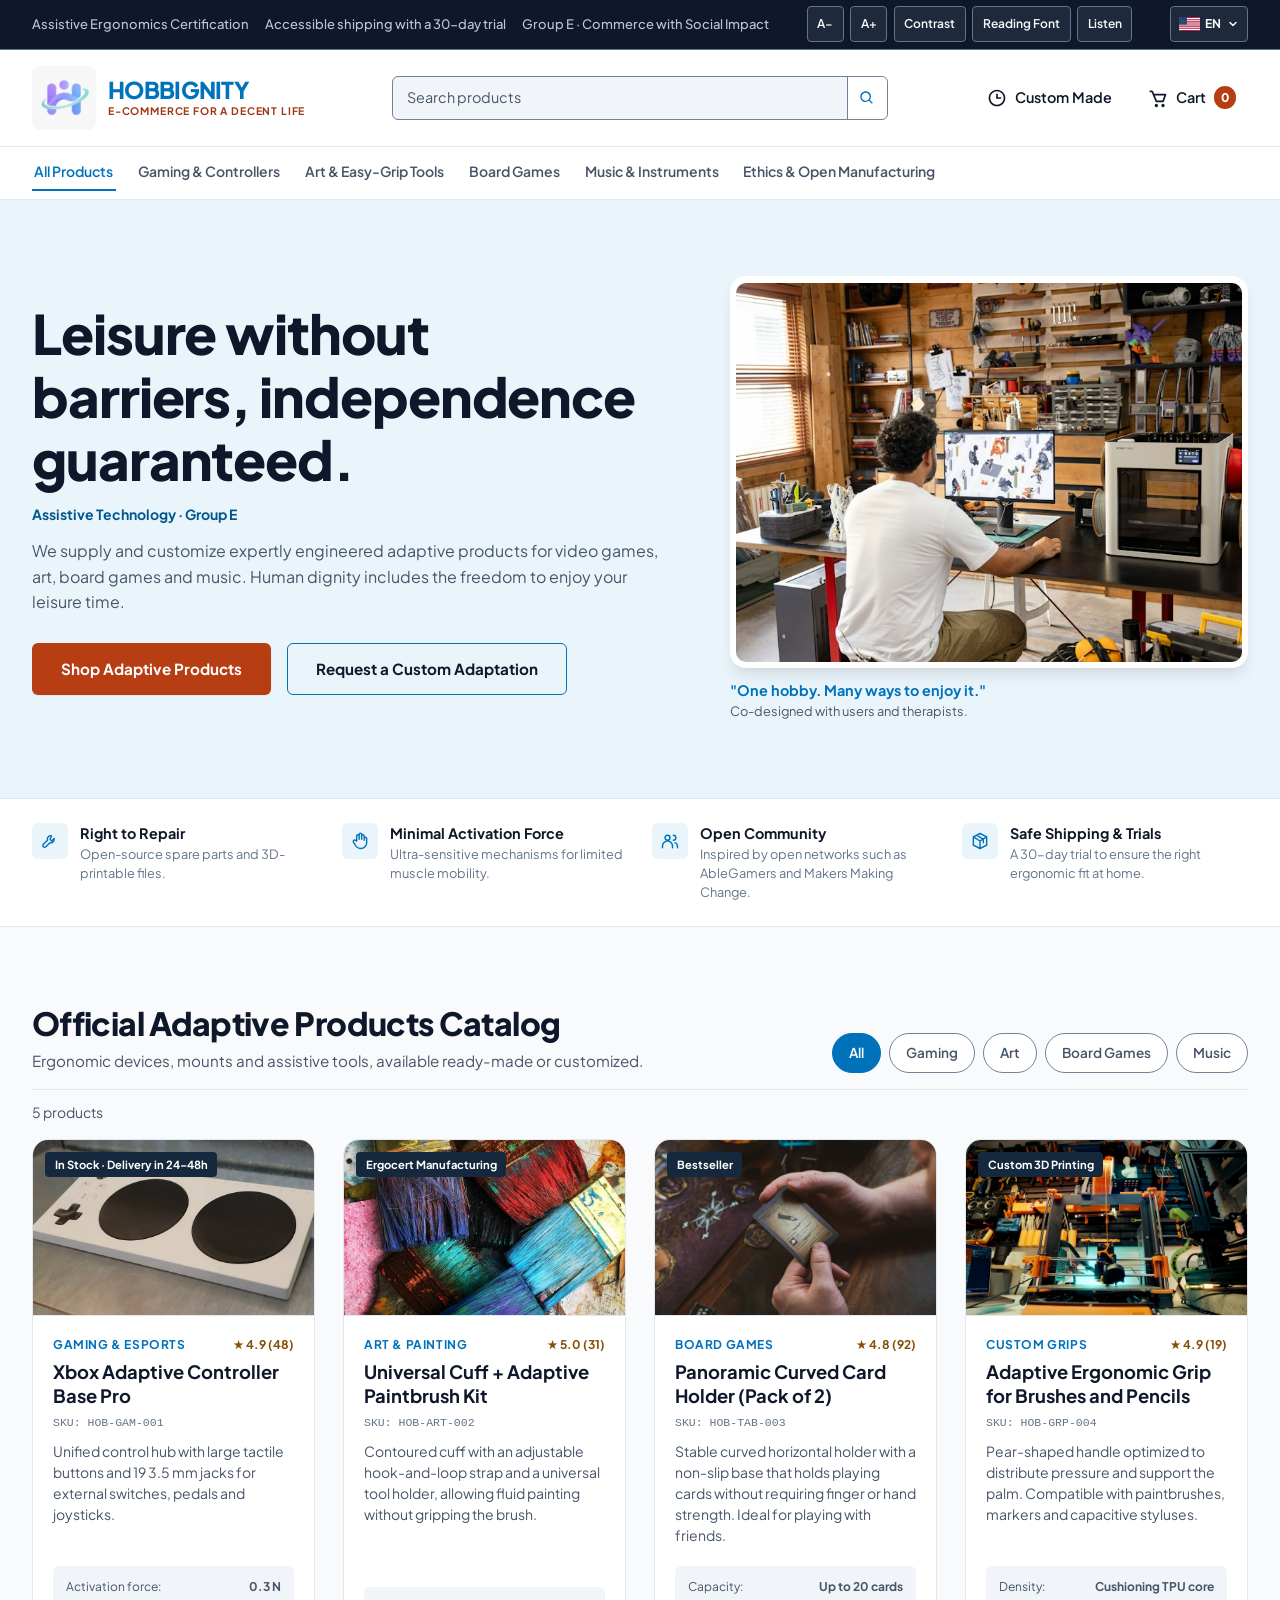
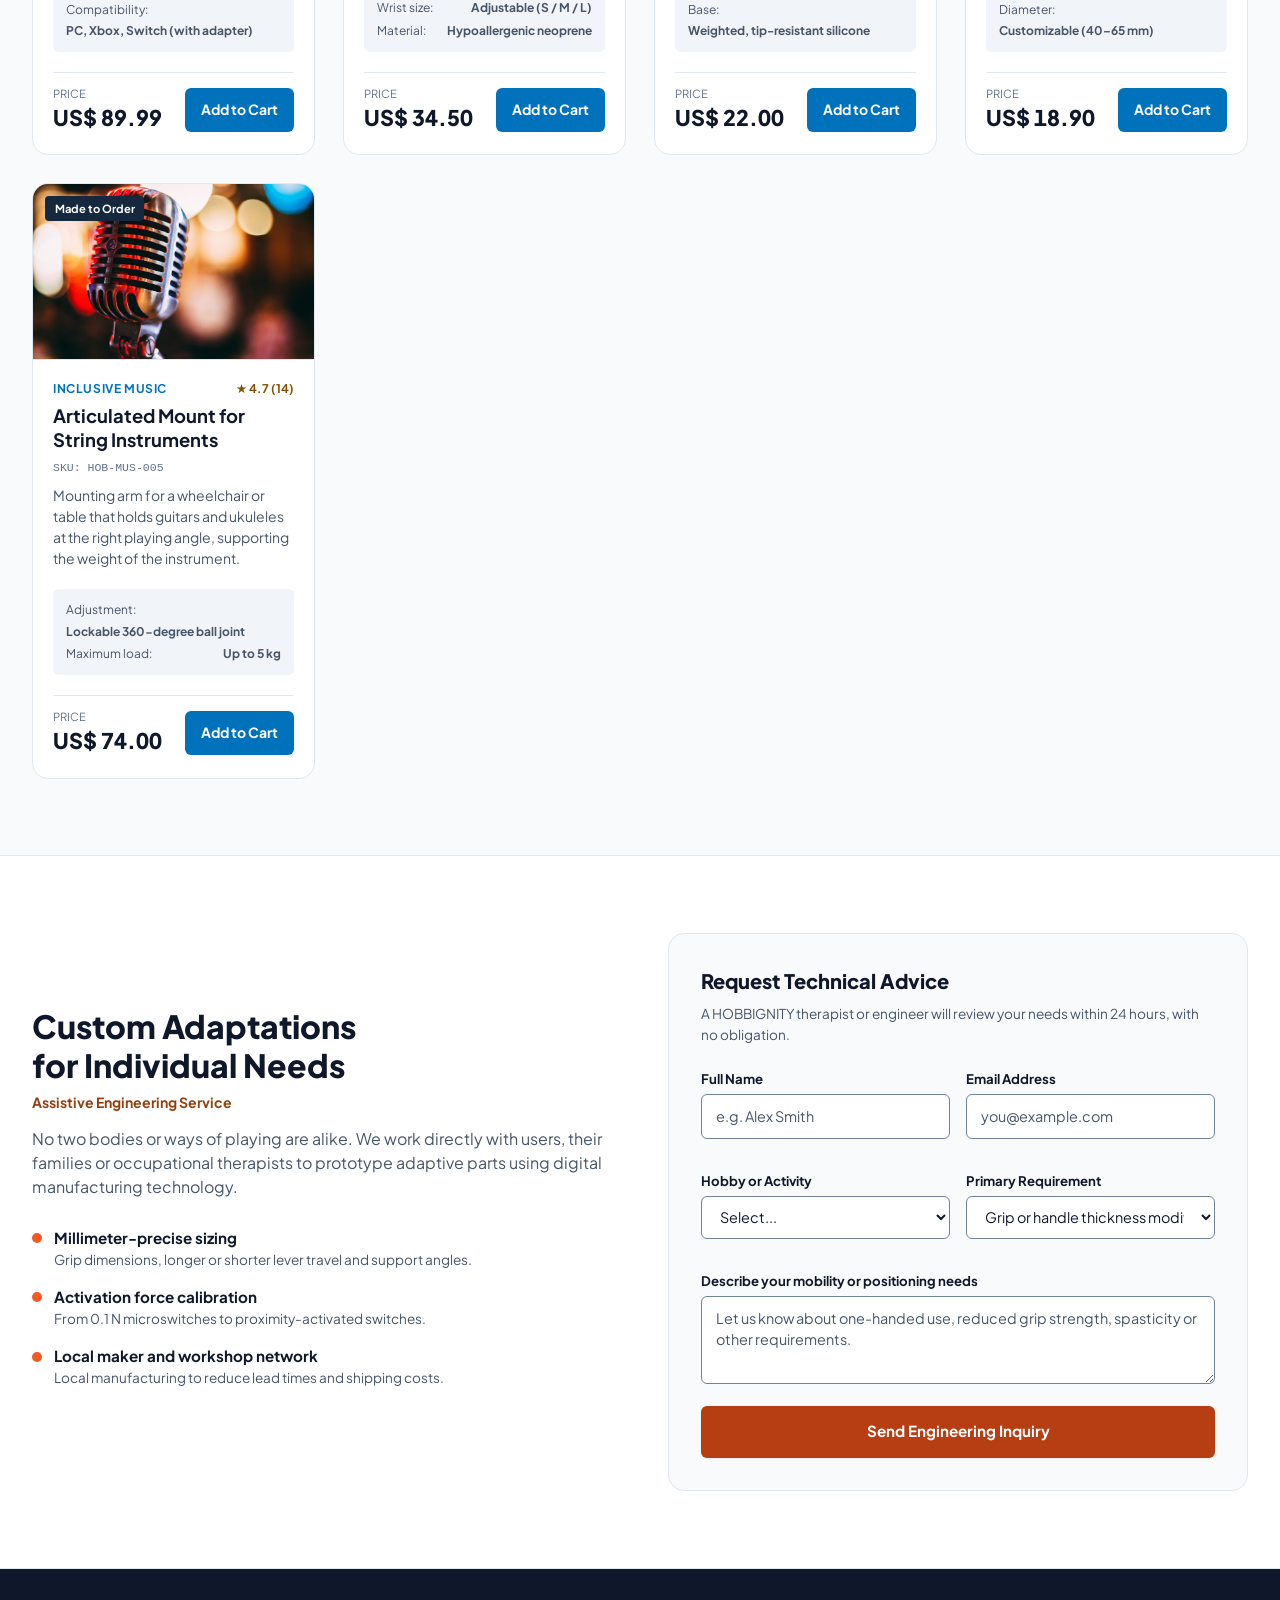
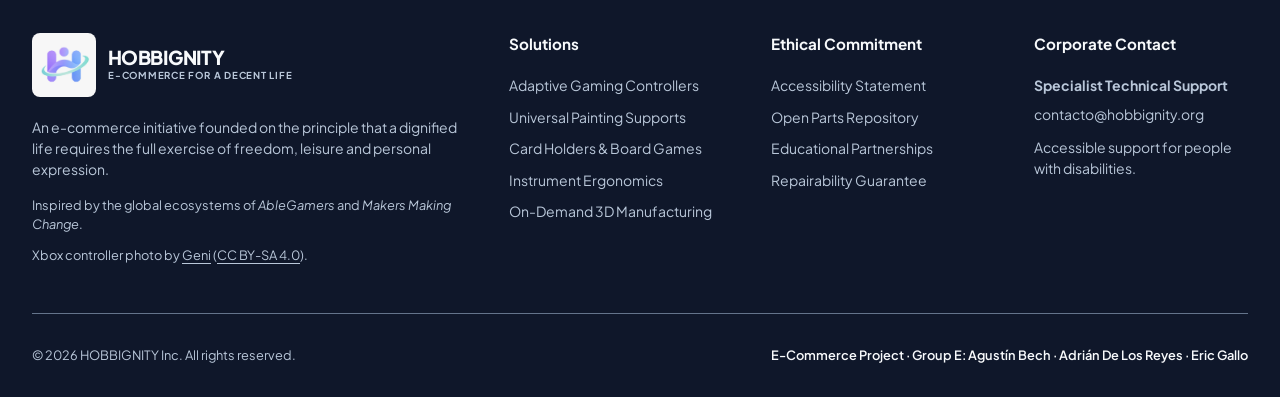
<file: index.html>
<!DOCTYPE html>
<html lang="es">
<head>
  <meta charset="UTF-8" />
  <meta name="viewport" content="width=device-width, initial-scale=1.0" />
  <script src="language-redirect.js"></script>
  <title>HOBBIGNITY | E-Commerce Oficial de Ocio Adaptado y Autonomía</title>
  <meta name="description" content="Productos adaptados para gaming, arte, juegos de mesa y música. Descubrí Hobbignity y sus soluciones personalizadas para disfrutar del ocio con autonomía." />
  <link rel="canonical" href="https://adrian120401.github.io/Hobbignity/es/" />
  <link rel="alternate" hreflang="es" href="https://adrian120401.github.io/Hobbignity/es/" />
  <link rel="alternate" hreflang="en" href="https://adrian120401.github.io/Hobbignity/en/" />
  <link rel="alternate" hreflang="x-default" href="https://adrian120401.github.io/Hobbignity/es/" />
  <link rel="icon" href="assets/favicon.ico" sizes="16x16 32x32 48x48" />
  <link rel="icon" type="image/png" sizes="96x96" href="assets/favicon-96.png" />
  <link rel="apple-touch-icon" sizes="180x180" href="assets/apple-touch-icon.png" />

  <meta property="og:type" content="website" />
  <meta property="og:locale" content="es_UY" />
  <meta property="og:locale:alternate" content="en_US" />
  <meta property="og:site_name" content="Hobbignity" />
  <meta property="og:title" content="Hobbignity | Ocio adaptado y autonomía" />
  <meta property="og:description" content="Productos adaptados para gaming, arte, juegos de mesa y música. Soluciones personalizadas para disfrutar del ocio con autonomía." />
  <meta property="og:url" content="https://adrian120401.github.io/Hobbignity/es/" />
  <meta property="og:image" content="https://adrian120401.github.io/Hobbignity/assets/logo.png" />
  <meta property="og:image:type" content="image/png" />
  <meta property="og:image:width" content="512" />
  <meta property="og:image:height" content="512" />
  <meta property="og:image:alt" content="Logo de Hobbignity" />
  <meta name="twitter:card" content="summary" />
  <meta name="twitter:title" content="Hobbignity | Ocio adaptado y autonomía" />
  <meta name="twitter:description" content="Productos adaptados para gaming, arte, juegos de mesa y música. Soluciones personalizadas para disfrutar del ocio con autonomía." />
  <meta name="twitter:image" content="https://adrian120401.github.io/Hobbignity/assets/logo.png" />
  <meta name="twitter:image:alt" content="Logo de Hobbignity" />

  <script type="application/ld+json">
    {
      "@context": "https://schema.org",
      "@type": "OnlineStore",
      "@id": "https://adrian120401.github.io/Hobbignity/#organization",
      "name": "Hobbignity",
      "url": "https://adrian120401.github.io/Hobbignity/es/",
      "logo": {
        "@type": "ImageObject",
        "url": "https://adrian120401.github.io/Hobbignity/assets/logo.png",
        "width": 512,
        "height": 512
      }
    }
  </script>

  <!-- Tipografía Corporativa Formal -->
  <link rel="preconnect" href="https://fonts.googleapis.com">
  <link rel="preconnect" href="https://fonts.gstatic.com" crossorigin>
  <link href="https://fonts.googleapis.com/css2?family=Plus+Jakarta+Sans:wght@400;500;600;700;800&display=swap" rel="stylesheet">

  <link rel="stylesheet" href="styles.css">
  <script src="app.js" defer></script>
</head>
<body>

  <!-- Salto rápido para accesibilidad por teclado -->
  <a href="#main-catalog" class="skip-link">Saltar al catálogo de productos</a>

  <!-- ==========================================================================
       TOPBAR UTILITY & A11Y TOOLBAR
       ========================================================================== */ -->
  <div class="top-utility-bar">
    <div class="container">
      <div class="utility-trust">
        <span>Certificación de Ergonomía Asistiva</span>
        <span>Envíos adaptados con 30 días de prueba</span>
        <span>Grupo E · Comercio con Impacto Social</span>
      </div>

      <div class="a11y-controls" role="region" aria-label="Ajustes de Accesibilidad">
        <button type="button" class="a11y-btn" id="a11y-decrease" aria-label="Disminuir texto">A−</button>
        <button type="button" class="a11y-btn" id="a11y-increase" aria-label="Aumentar texto">A+</button>
        <button type="button" class="a11y-btn" id="a11y-contrast" aria-pressed="false" aria-label="Modo alto contraste">Contraste</button>
        <button type="button" class="a11y-btn" id="a11y-dyslexia" aria-pressed="false" aria-label="Modo lectura fácil para dislexia">Fuente Lectura</button>
        <button type="button" class="a11y-btn" id="a11y-speech" aria-pressed="false">Escuchar</button>
      </div>
      <div class="language-switcher" hidden>
        <img src="assets/flags/es.svg" width="21" height="14" alt="" />
        <span aria-hidden="true">ES</span>
        <svg width="12" height="12" viewBox="0 0 12 12" aria-hidden="true">
          <path d="m3 4.5 3 3 3-3" fill="none" stroke="currentColor" stroke-width="1.5" stroke-linecap="round" stroke-linejoin="round" />
        </svg>
        <select id="languageSelect" aria-label="Idioma">
          <option value="es/" lang="es" selected>Español</option>
          <option value="en/" lang="en">English</option>
        </select>
      </div>
      <noscript>
        <nav class="language-links" aria-label="Idioma">
          <a class="a11y-btn" href="es/" lang="es" hreflang="es" aria-current="page">Español</a>
          <a class="a11y-btn" href="en/" lang="en" hreflang="en">English</a>
        </nav>
      </noscript>
    </div>
  </div>

  <!-- ==========================================================================
       CABECERA CORPORATIVA DE E-COMMERCE
       ========================================================================== -->
  <header class="site-header">
    <div class="header-main">
      <div class="container">
        <!-- Logo Corporativo -->
        <a href="#" class="brand-logo" aria-label="Hobbignity E-Commerce - Inicio">
          <img class="brand-logo-mark" src="assets/logo.svg" alt="" width="64" height="64" decoding="async" />
          <div class="brand-logo-text">
            <span class="name">HOBBIGNITY</span>
            <span class="tag">E-Commerce for a decent life</span>
          </div>
        </a>

        <!-- Barra de Búsqueda Comercial -->
        <form class="header-search" id="catalogSearch" role="search" action="#main-catalog">
          <input type="search" id="searchInput" placeholder="Buscar productos" aria-label="Buscar en la tienda">
          <button type="submit" class="search-submit" aria-label="Ver resultados">
            <svg viewBox="0 0 24 24" aria-hidden="true"><path d="M10 18a7.952 7.952 0 0 0 4.897-1.688l4.396 4.396 1.414-1.414-4.396-4.396A7.952 7.952 0 0 0 18 10c0-4.411-3.589-8-8-8s-8 3.589-8 8 3.589 8 8 8zm0-14c3.309 0 6 2.691 6 6s-2.691 6-6 6-6-2.691-6-6 2.691-6 6-6z"/></svg>
          </button>
        </form>

        <!-- Acciones: Mi Cuenta y Carrito Ficticio -->
        <div class="header-actions">
          <a href="#personalizacion" class="action-btn" aria-label="Solicitar servicio de personalización">
            <svg viewBox="0 0 24 24"><path d="M12 2C6.486 2 2 6.486 2 12s4.486 10 10 10 10-4.486 10-10S17.514 2 12 2zm0 18c-4.411 0-8-3.589-8-8s3.589-8 8-8 8 3.589 8 8-3.589 8-8 8zm1-13h-2v6h6v-2h-4z"/></svg>
            <span>A Medida</span>
          </a>

          <!-- Botón de Apertura de Carrito -->
          <button type="button" class="action-btn" id="openCartBtn" aria-label="Ver carrito de compras" aria-haspopup="dialog">
            <svg viewBox="0 0 24 24"><path d="M21.822 7.431A1 1 0 0 0 21 7H7.333L6.179 4.23A1.994 1.994 0 0 0 4.333 3H2v2h2.333l4.744 11.385A1 1 0 0 0 10 17h8c.417 0 .79-.259.937-.648l3-8a1 1 0 0 0-.115-.921zM17.307 15h-6.64l-2.5-6h11.39l-2.25 6zM10 19a2 2 0 1 0 0 4 2 2 0 0 0 0-4zm8 0a2 2 0 1 0 0 4 2 2 0 0 0 0-4z"/></svg>
            <span>Carrito</span>
            <span class="cart-counter" id="cartCountBadge" aria-live="polite">0</span>
          </button>
        </div>
      </div>
    </div>

    <!-- Navegación por Categorías -->
    <nav class="header-nav" aria-label="Categorías de productos">
      <div class="container">
        <ul>
          <li><a href="#main-catalog" class="active" data-filter="all" aria-current="true">Todos los Productos</a></li>
          <li><a href="#main-catalog" data-filter="gaming">Gaming & Controles</a></li>
          <li><a href="#main-catalog" data-filter="arte">Arte & Agarre Suave</a></li>
          <li><a href="#main-catalog" data-filter="mesa">Juegos de Mesa</a></li>
          <li><a href="#main-catalog" data-filter="musica">Música & Instrumentos</a></li>
          <li><a href="#filosofia">Ética & Fabricación Abierta</a></li>
        </ul>
      </div>
    </nav>
  </header>

  <main id="main-content">

    <!-- ==========================================================================
         HERO BANNER CORPORATIVO
         ========================================================================== -->
    <section class="hero-banner" aria-labelledby="hero-title">
      <div class="container hero-grid">
        <div class="hero-info">
          <h1 id="hero-title" class="hero-title">Ocio sin barreras, autonomía garantizada.</h1>
          <p class="hero-credit">Tecnología Asistiva · Grupo E</p>
          <p class="hero-desc">
            Suministramos y personalizamos productos adaptados de alta ingeniería para videojuegos, arte, juegos de mesa y música. La dignidad humana incluye la libertad absoluta de disfrutar del tiempo libre.
          </p>
          <div class="hero-actions">
            <a href="#main-catalog" class="btn btn-primary">Comprar Productos Adaptados</a>
            <a href="#personalizacion" class="btn btn-outline">Solicitar Adaptación Personalizada</a>
          </div>
        </div>

        <!-- Fotografía Real: Fabricación y Adaptación Ergonométrica -->
        <div class="hero-media">
          <div class="hero-image-card">
            <img src="assets/images/taller-asistivo.jpg"
                 alt="Ingeniero en taller maker utilizando software CAD e impresora 3D para la creación de ayudas técnicas y grips ergonómicos" />
          </div>
          <div class="hero-caption">
            <strong>"Un hobby. Múltiples formas de vivirlo."</strong>
            <span>Diseño co-creado junto a usuarios y terapeutas.</span>
          </div>
        </div>
      </div>
    </section>

    <!-- Franja de Valores de Confianza Comercial -->
    <section class="trust-strip" aria-label="Ventajas comerciales">
      <div class="container trust-grid">
        <div class="trust-item">
          <div class="trust-icon" aria-hidden="true"><svg viewBox="0 0 24 24"><path d="M14 6a4 4 0 0 0-5 5l-5 5a2 2 0 1 0 3 3l5-5a4 4 0 0 0 5-5l-3 3-2-2 2-4Z"/></svg></div>
          <div>
            <h4>Derecho a Reparar</h4>
            <p>Piezas de repuesto abiertas y archivos imprimibles en 3D.</p>
          </div>
        </div>
        <div class="trust-item">
          <div class="trust-icon" aria-hidden="true"><svg viewBox="0 0 24 24"><path d="M8 12V6a1.5 1.5 0 0 1 3 0v4-6a1.5 1.5 0 0 1 3 0v6-4a1.5 1.5 0 0 1 3 0v5-2a1.5 1.5 0 0 1 3 0v5a7 7 0 0 1-7 7h-1a6 6 0 0 1-5-3l-3-5a1.5 1.5 0 0 1 2-2l2 1Z"/></svg></div>
          <div>
            <h4>Fuerza de Activación Mínima</h4>
            <p>Mecanismos ultra-sensibles para baja movilidad muscular.</p>
          </div>
        </div>
        <div class="trust-item">
          <div class="trust-icon" aria-hidden="true"><svg viewBox="0 0 24 24"><circle cx="9" cy="8" r="3"/><path d="M3 20v-2a6 6 0 0 1 12 0v2m1-15a3 3 0 0 1 0 6m2 3a5 5 0 0 1 3 4v2"/></svg></div>
          <div>
            <h4>Comunidad Abierta</h4>
            <p>Inspirado en redes abiertas como AbleGamers y Makers Making Change.</p>
          </div>
        </div>
        <div class="trust-item">
          <div class="trust-icon" aria-hidden="true"><svg viewBox="0 0 24 24"><path d="m12 3 8 4v10l-8 4-8-4V7l8-4Zm0 9 8-5m-8 5L4 7m8 5v9m-4-16 8 5v4"/></svg></div>
          <div>
            <h4>Envíos Seguros & Pruebas</h4>
            <p>30 días de prueba para garantizar ergonomía perfecta en casa.</p>
          </div>
        </div>
      </div>
    </section>

    <!-- ==========================================================================
         CATÁLOGO COMERCIAL (Slide 4, 5 y 8)
         ========================================================================== -->
    <section class="catalog-section" id="main-catalog" tabindex="-1" aria-labelledby="catalog-title">
      <div class="container">
        <div class="section-header">
          <div>
            <h2 id="catalog-title">Catálogo Oficial de Productos Adaptados</h2>
            <p>Dispositivos ergonómicos, soportes y ayudas técnicas con disponibilidad inmediata o a medida.</p>
          </div>

          <!-- Filtros de Categoría -->
          <div class="catalog-filters" role="group" aria-label="Filtrar por hobby">
            <button type="button" class="filter-chip active" data-category="all" aria-pressed="true">Todos</button>
            <button type="button" class="filter-chip" data-category="gaming" aria-pressed="false">Gaming</button>
            <button type="button" class="filter-chip" data-category="arte" aria-pressed="false">Arte</button>
            <button type="button" class="filter-chip" data-category="mesa" aria-pressed="false">Juegos de Mesa</button>
            <button type="button" class="filter-chip" data-category="musica" aria-pressed="false">Música</button>
          </div>
        </div>

        <p class="catalog-status" id="catalogStatus" role="status">5 productos</p>
        <div class="products-grid" id="productsGrid">

          <!-- PRODUCTO 1: GAMING (Xbox Adaptive Controller - Slide 4) -->
          <article class="product-card" data-category="gaming">
            <span class="product-badge-stock">En Stock · Entrega 24/48h</span>
            <div class="product-media">
              <img src="assets/images/xbox-adaptive-controller.jpg"
                   alt="Xbox Adaptive Controller con grandes botones de activación y múltiples puertos de conexión asistiva jack 3.5mm" />
            </div>
            <div class="product-body">
              <div class="product-meta">
                <span class="product-category">Gaming & eSports</span>
                <span class="product-rating">★ 4.9 (48)</span>
              </div>
              <h3 class="product-title">Xbox Adaptive Controller Base Pro</h3>
              <span class="product-sku">SKU: HOB-GAM-001</span>
              <p class="product-desc">Centro de control unificado con botones de gran tamaño táctil y 19 jacks de 3.5mm para pulsadores externos, pedales y joysticks.</p>
              <ul class="product-specs-list">
                <li><span>Fuerza de pulsación:</span> <strong>0.3 N</strong></li>
                <li><span>Compatibilidad:</span> <strong>PC, Xbox, Switch (con adaptador)</strong></li>
              </ul>
              <div class="product-price-row">
                <div class="price-wrap">
                  <span class="price-label">Precio</span>
                  <span class="product-price">US$ 89,99</span>
                </div>
                <button type="button" class="btn-add-cart" data-sku="HOB-GAM-001" data-price="89.99">
                  Añadir al Carrito
                </button>
              </div>
            </div>
          </article>

          <!-- PRODUCTO 2: ARTE (Adaptive Hand Strap & Brush - Slide 4) -->
          <article class="product-card" data-category="arte">
            <span class="product-badge-stock">Fabricación Ergocert</span>
            <div class="product-media">
              <img src="assets/images/kit-pintura.jpg"
                   alt="Juego de pinceles profesionales con mangos ergonómicos acolchados en estudio de pintura" />
            </div>
            <div class="product-body">
              <div class="product-meta">
                <span class="product-category">Arte & Pintura</span>
                <span class="product-rating">★ 5.0 (31)</span>
              </div>
              <h3 class="product-title">Kit Universal Cuff + Pincel Asistido</h3>
              <span class="product-sku">SKU: HOB-ART-002</span>
              <p class="product-desc">Brazalete anatómico con velcro de ajuste y férula receptora universal que elimina la necesidad de cerrar la mano para pintar con fluidez.</p>
              <ul class="product-specs-list">
                <li><span>Talla de muñeca:</span> <strong>Ajustable (S / M / L)</strong></li>
                <li><span>Material:</span> <strong>Neopreno hipoalergénico</strong></li>
              </ul>
              <div class="product-price-row">
                <div class="price-wrap">
                  <span class="price-label">Precio</span>
                  <span class="product-price">US$ 34,50</span>
                </div>
                <button type="button" class="btn-add-cart" data-sku="HOB-ART-002" data-price="34.50">
                  Añadir al Carrito
                </button>
              </div>
            </div>
          </article>

          <!-- PRODUCTO 3: JUEGOS DE MESA (Sujetacartas Curvo - Slide 4 y 9) -->
          <article class="product-card" data-category="mesa">
            <span class="product-badge-stock">Superventas</span>
            <div class="product-media">
              <img src="assets/images/juegos-de-mesa.jpg"
                   alt="Mesa de juego con barajas de cartas y tablero en partida social comunitaria" />
            </div>
            <div class="product-body">
              <div class="product-meta">
                <span class="product-category">Juegos de Mesa</span>
                <span class="product-rating">★ 4.8 (92)</span>
              </div>
              <h3 class="product-title">Sujetacartas Curvo Panorámico (Pack x2)</h3>
              <span class="product-sku">SKU: HOB-TAB-003</span>
              <p class="product-desc">Soporte horizontal curvo autoestable con base antideslizante para sostener naipes sin requerir fuerza en dedos ni manos. Ideal para jugar con amigos.</p>
              <ul class="product-specs-list">
                <li><span>Capacidad:</span> <strong>Hasta 20 naipes</strong></li>
                <li><span>Base:</span> <strong>Silicona con peso anti-vuelco</strong></li>
              </ul>
              <div class="product-price-row">
                <div class="price-wrap">
                  <span class="price-label">Precio</span>
                  <span class="product-price">US$ 22,00</span>
                </div>
                <button type="button" class="btn-add-cart" data-sku="HOB-TAB-003" data-price="22.00">
                  Añadir al Carrito
                </button>
              </div>
            </div>
          </article>

          <!-- PRODUCTO 4: PERSONALIZACIÓN (Personalised Grip Bulb - Slide 5) -->
          <article class="product-card" data-category="arte">
            <span class="product-badge-stock">Impresión 3D a medida</span>
            <div class="product-media">
              <img src="assets/images/agarre-ergonomico.jpg"
                   alt="Impresora 3D de alta precisión imprimiendo prototipos ergonómicos y mangos adaptados para herramientas" />
            </div>
            <div class="product-body">
              <div class="product-meta">
                <span class="product-category">Grips Personalizados</span>
                <span class="product-rating">★ 4.9 (19)</span>
              </div>
              <h3 class="product-title">Bulbo Ergonómico Adaptable para Pincel y Lápiz</h3>
              <span class="product-sku">SKU: HOB-GRP-004</span>
              <p class="product-desc">Mango con forma de pera optimizado para distribución de carga y descanso palmar. Compatible con pinceles, rotuladores y punteros capacitivos.</p>
              <ul class="product-specs-list">
                <li><span>Densidad:</span> <strong>Interior TPU amortiguador</strong></li>
                <li><span>Diámetro:</span> <strong>Personalizable (40 - 65 mm)</strong></li>
              </ul>
              <div class="product-price-row">
                <div class="price-wrap">
                  <span class="price-label">Precio</span>
                  <span class="product-price">US$ 18,90</span>
                </div>
                <button type="button" class="btn-add-cart" data-sku="HOB-GRP-004" data-price="18.90">
                  Añadir al Carrito
                </button>
              </div>
            </div>
          </article>

          <!-- PRODUCTO 5: MÚSICA (Instrument Stands - Slide 4 y 10) -->
          <article class="product-card" data-category="musica">
            <span class="product-badge-stock">Bajo Demanda</span>
            <div class="product-media">
              <img src="assets/images/instrumentos.jpg"
                   alt="Instrumentos musicales y guitarra en estudio profesional de música con soportes articulados" />
            </div>
            <div class="product-body">
              <div class="product-meta">
                <span class="product-category">Música Inclusiva</span>
                <span class="product-rating">★ 4.7 (14)</span>
              </div>
              <h3 class="product-title">Soporte Articulado para Instrumentos de Cuerda</h3>
              <span class="product-sku">SKU: HOB-MUS-005</span>
              <p class="product-desc">Brazo de anclaje para silla de ruedas o mesa que sostiene guitarras y ukeleles en el ángulo exacto para tocar sin cargar el peso del instrumento.</p>
              <ul class="product-specs-list">
                <li><span>Ajuste:</span> <strong>Rótula bloqueable de 360 grados</strong></li>
                <li><span>Carga máxima:</span> <strong>Hasta 5 kg</strong></li>
              </ul>
              <div class="product-price-row">
                <div class="price-wrap">
                  <span class="price-label">Precio</span>
                  <span class="product-price">US$ 74,00</span>
                </div>
                <button type="button" class="btn-add-cart" data-sku="HOB-MUS-005" data-price="74.00">
                  Añadir al Carrito
                </button>
              </div>
            </div>
          </article>

        </div>
      </div>
    </section>

    <!-- ==========================================================================
         SECCIÓN DE PERSONALIZACIÓN CORPORATIVA (Slide 5, 6 y 10)
         ========================================================================== -->
    <section class="custom-service-section" id="personalizacion" aria-labelledby="custom-title">
      <div class="container custom-grid">
        <div class="custom-content">
          <h2 id="custom-title">Adaptación Personalizada para Casos Singulares</h2>
          <p class="service-label">Servicio de Ingeniería Asistiva</p>
          <p class="service-desc">
            No existen dos cuerpos ni dos formas de jugar iguales. Trabajamos directamente con el usuario, su familia o su terapeuta ocupacional para prototipar piezas adaptadas con tecnología de fabricación digital.
          </p>

          <div class="custom-features">
            <div class="feature-item">
              <div class="feature-dot"></div>
              <div>
                <h4>Ajuste dimensional milimétrico</h4>
                <p>Medidas de empuñadura, palancas con mayor o menor recorrido y ángulo de apoyo.</p>
              </div>
            </div>
            <div class="feature-item">
              <div class="feature-dot"></div>
              <div>
                <h4>Calibración de fuerza de accionamiento</h4>
                <p>Desde micro-interruptores de 0.1 N hasta pulsadores de contacto por proximidad.</p>
              </div>
            </div>
            <div class="feature-item">
              <div class="feature-dot"></div>
              <div>
                <h4>Red local de makers y talleres</h4>
                <p>Fabricación de proximidad para reducir tiempos de entrega y costes de transporte.</p>
              </div>
            </div>
          </div>
        </div>

        <!-- Formulario Formal de Cotización -->
        <div class="custom-form-card">
          <h3>Solicitud de Asesoramiento Técnico</h3>
          <p>Un terapeuta o ingeniero de HOBBIGNITY evaluará tu caso sin compromiso en menos de 24 horas.</p>

          <form id="quoteForm">
            <div class="form-row">
              <div class="form-field">
                <label for="q_name">Nombre y Apellido</label>
                <input type="text" id="q_name" required placeholder="Ej. Martín González" />
              </div>
              <div class="form-field">
                <label for="q_email">Correo Electrónico</label>
                <input type="email" id="q_email" required placeholder="tu@correo.com" />
              </div>
            </div>

            <div class="form-row">
              <div class="form-field">
                <label for="q_hobby">Hobby o Disciplina</label>
                <select id="q_hobby" required>
                  <option value="">Selecciona...</option>
                  <option value="gaming">Gaming / Videojuegos competitivos</option>
                  <option value="arte">Pintura / Ilustración / Escultura</option>
                  <option value="mesa">Juegos de mesa / Cartas coleccionables</option>
                  <option value="musica">Música / Percusión / Cuerda</option>
                  <option value="deporte">Deportes adaptados / Rampas</option>
                </select>
              </div>
              <div class="form-field">
                <label for="q_type">Requerimiento Principal</label>
                <select id="q_type">
                  <option value="grip">Modificación de agarre o grosor</option>
                  <option value="force">Reducción de fuerza de activación</option>
                  <option value="mount">Soporte o brazo articulado</option>
                  <option value="other">Desarrollo desde cero</option>
                </select>
              </div>
            </div>

            <div class="form-field">
              <label for="q_notes">Describe las necesidades de movilidad o postura</label>
              <textarea id="q_notes" rows="3" placeholder="Indica si requieres uso a una sola mano, debilidad palmar, espasticidad, etc."></textarea>
            </div>

            <button type="submit" class="btn btn-primary btn-block">Enviar Consulta a Ingeniería</button>
          </form>
        </div>
      </div>
    </section>

  </main>

  <!-- ==========================================================================
       DRAWER LATERAL DEL CARRITO FICTICIO
       ========================================================================== -->
  <div class="cart-drawer-overlay" id="cartOverlay"></div>

  <aside class="cart-drawer" id="cartDrawer" inert role="dialog" aria-modal="true" aria-labelledby="cartDrawerTitle">
    <div class="cart-header">
      <h3 id="cartDrawerTitle">
        <span>Tu Cesta de Compra</span>
        <span class="cart-count" id="cartItemCountText">(0 productos)</span>
      </h3>
      <button type="button" class="cart-close-btn" aria-label="Cerrar carrito">&times;</button>
    </div>

    <!-- Lista reactiva de productos en el carrito -->
    <div class="cart-body" id="cartItemsList">
      <div class="cart-empty">
        <p><strong>Tu cesta está actualmente vacía</strong></p>
        <p class="cart-empty-hint">Explora nuestro catálogo para añadir dispositivos adaptados.</p>
      </div>
    </div>
    <template id="cartItemTemplate">
      <div class="cart-item">
        <img class="cart-item-img" alt="">
        <div class="cart-item-info">
          <h4 class="cart-item-title"></h4>
          <div class="cart-item-price"></div>
          <div class="cart-item-qty">
            <button type="button" class="cart-qty-btn" data-cart-action="decrease" aria-label="Restar una unidad">−</button>
            <span class="cart-qty-val"></span>
            <button type="button" class="cart-qty-btn" data-cart-action="increase" aria-label="Añadir una unidad">+</button>
          </div>
          <button type="button" class="cart-item-del" data-cart-action="remove">Eliminar</button>
        </div>
        <div class="cart-item-total"></div>
      </div>
    </template>

    <!-- Resumen y Checkout Ficticio -->
    <div class="cart-footer" id="cartFooter" hidden>
      <div class="cart-summary-line">
        <span>Subtotal:</span>
        <span id="cartSubtotal">US$ 0,00</span>
      </div>
      <div class="cart-summary-line">
        <span>Gastos de envío accesibles:</span>
        <span class="shipping-free">GRATIS</span>
      </div>
      <div class="cart-total-line">
        <span>Total:</span>
        <span id="cartTotal">US$ 0,00</span>
      </div>

      <button type="button" class="btn-checkout">
        <span>Tramitar Pedido Seguro</span>
        <span>→</span>
      </button>
    </div>
  </aside>

  <!-- MODAL DE CHECKOUT FICTICIO -->
  <div class="modal-backdrop" id="checkoutModal" hidden role="dialog" aria-modal="true" aria-labelledby="modalTitle">
    <div class="checkout-modal">
      <h3 id="modalTitle">¡Pedido Simulado con Éxito!</h3>
      <p class="checkout-desc">
        Gracias por apoyar la inclusión y la autonomía a través de <strong>HOBBIGNITY</strong>. Este es un entorno de demostración de e-commerce accesible.
      </p>

      <div class="checkout-summary">
        <p><strong>Referencia de orden:</strong> <span id="checkoutOrderRef">#HBN-78942</span></p>
        <p><strong>Total facturado:</strong> <span id="checkoutTotalAmount">US$ 0,00</span></p>
        <p><strong>Plazo estimado:</strong> 24 a 48 horas laborales</p>
      </div>

      <button type="button" class="btn btn-primary btn-block">Cerrar y Vaciar Carrito</button>
    </div>
  </div>

  <!-- AVISO TOAST ACCESIBLE -->
  <div class="toast-notice" id="toastNotice" role="status" aria-live="polite">
    <span id="toastMessage">Producto añadido a la cesta</span>
  </div>

  <!-- ==========================================================================
       FOOTER CORPORATIVO (Slide 12)
       ========================================================================== -->
  <footer class="site-footer" id="filosofia">
    <div class="container">
      <div class="footer-grid">
        <div class="footer-col">
          <a href="#" class="brand-logo footer-brand" aria-label="Hobbignity - Volver al inicio">
            <img class="brand-logo-mark" src="assets/logo.svg" alt="" width="64" height="64" loading="lazy" decoding="async" />
            <span class="brand-logo-text">
              <span class="name">HOBBIGNITY</span>
              <span class="tag">E-Commerce for a decent life</span>
            </span>
          </a>
          <p class="footer-intro">
            Iniciativa de comercio electrónico creada bajo el principio de que una vida digna exige el pleno ejercicio de la libertad, el ocio y la expresión personal.
          </p>
          <p class="footer-inspiration">
            Inspirado en los ecosistemas globales de <em>AbleGamers</em> y <em>Makers Making Change</em>.
          </p>
          <p class="footer-photo-credit">
            Foto del mando Xbox por <a href="https://commons.wikimedia.org/wiki/File:Xbox_Adaptive_Controller_V%26A.JPG">Geni</a>
            (<a href="https://creativecommons.org/licenses/by-sa/4.0/">CC BY-SA 4.0</a>).
          </p>
        </div>

        <div class="footer-col">
          <h4>Soluciones</h4>
          <ul>
            <li><a href="#main-catalog">Mandos Asistivos para Gaming</a></li>
            <li><a href="#main-catalog">Soportes Universales de Pintura</a></li>
            <li><a href="#main-catalog">Sujetacartas & Juegos de Mesa</a></li>
            <li><a href="#main-catalog">Ergonomía Instrumental</a></li>
            <li><a href="#personalizacion">Fabricación 3D a Demanda</a></li>
          </ul>
        </div>

        <div class="footer-col">
          <h4>Compromiso Ético</h4>
          <ul>
            <li><a href="#">Declaración de Accesibilidad</a></li>
            <li><a href="#">Repositorio Abierto de Piezas</a></li>
            <li><a href="#">Convenios con Centros Educativos</a></li>
            <li><a href="#">Garantía de Reparabilidad</a></li>
          </ul>
        </div>

        <div class="footer-col">
          <h4>Contacto Corporativo</h4>
          <p class="footer-contact-title"><strong>Soporte Técnico Especializado</strong></p>
          <p>contacto@hobbignity.org</p>
          <p class="footer-contact-note">Atención adaptada para personas con diversidad funcional.</p>
        </div>
      </div>

      <div class="footer-bottom">
        <div>
          &copy; 2026 HOBBIGNITY Inc. Todos los derechos reservados.
        </div>
        <div class="credits-tag">
          Proyecto E-Commerce · Grupo E: Agustín Bech · Adrián De Los Reyes · Eric Gallo
        </div>
      </div>
    </div>
  </footer>

</body>
</html>
</file>
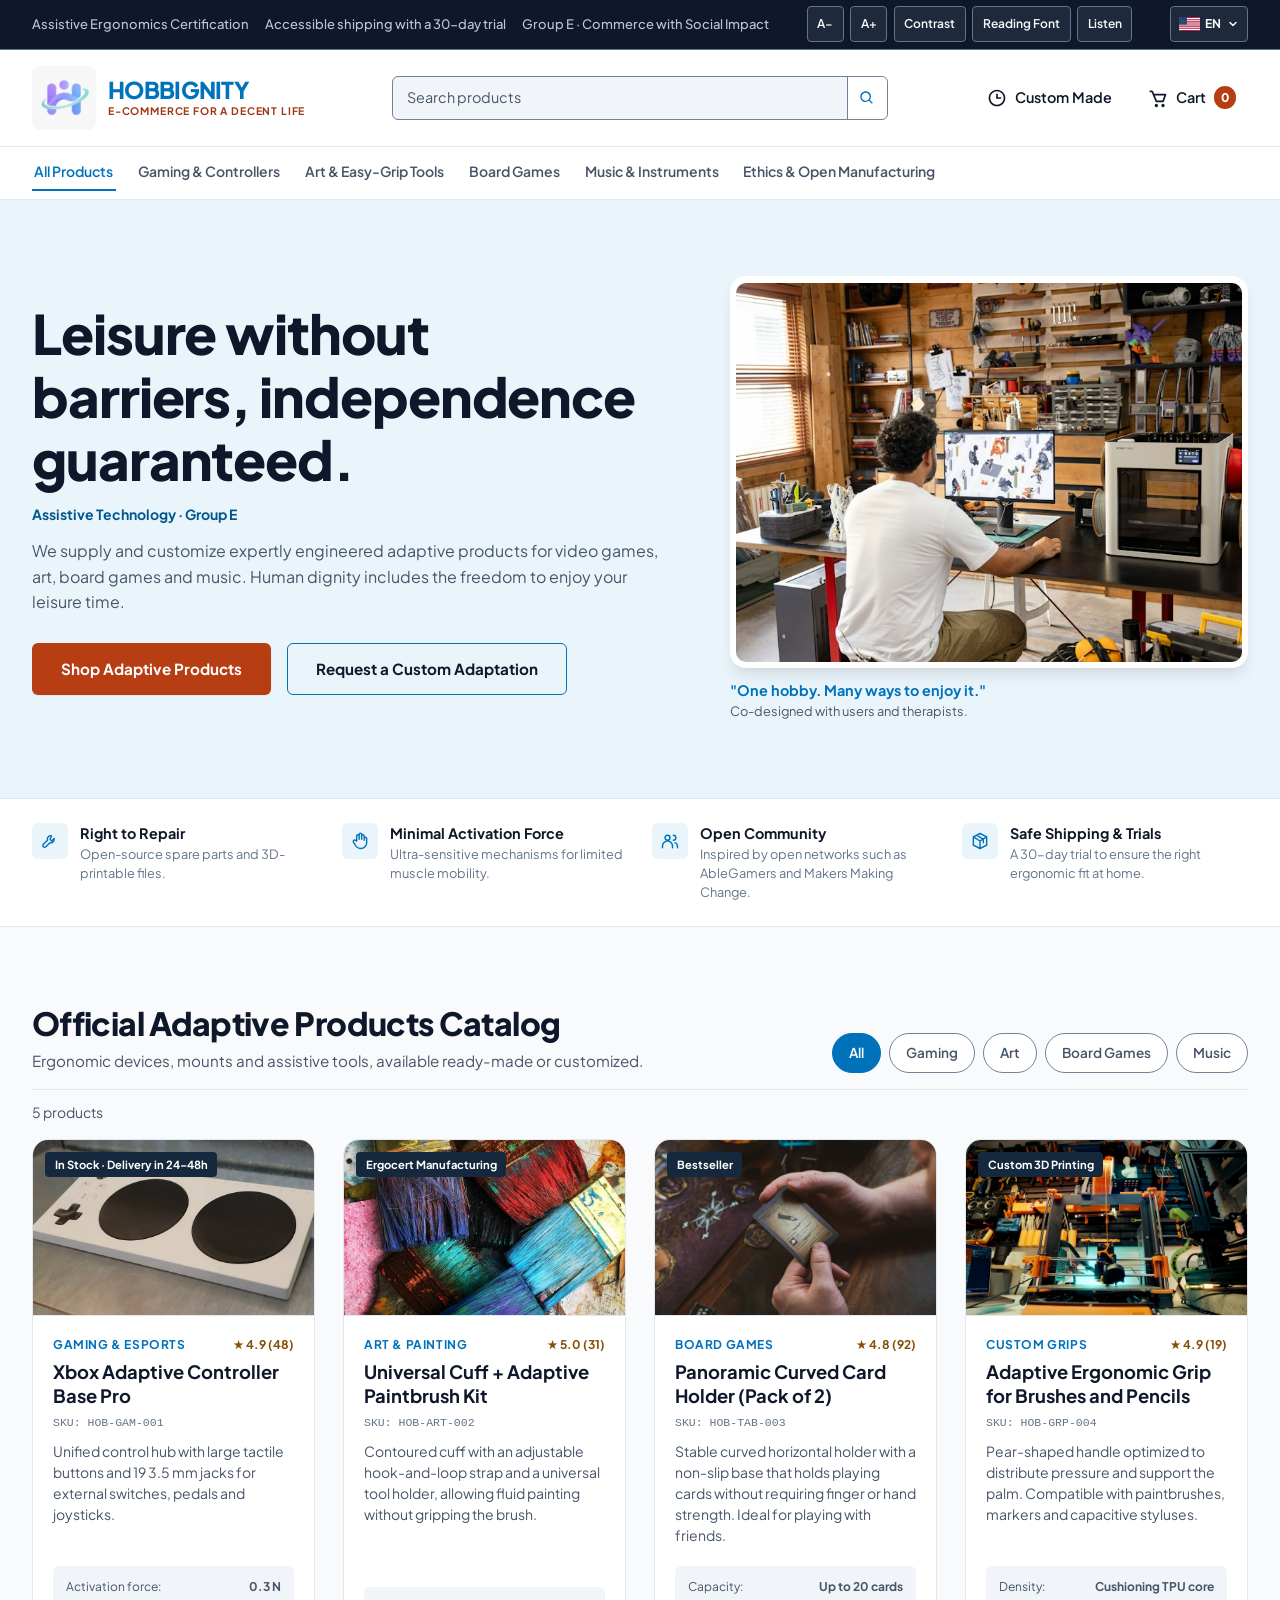
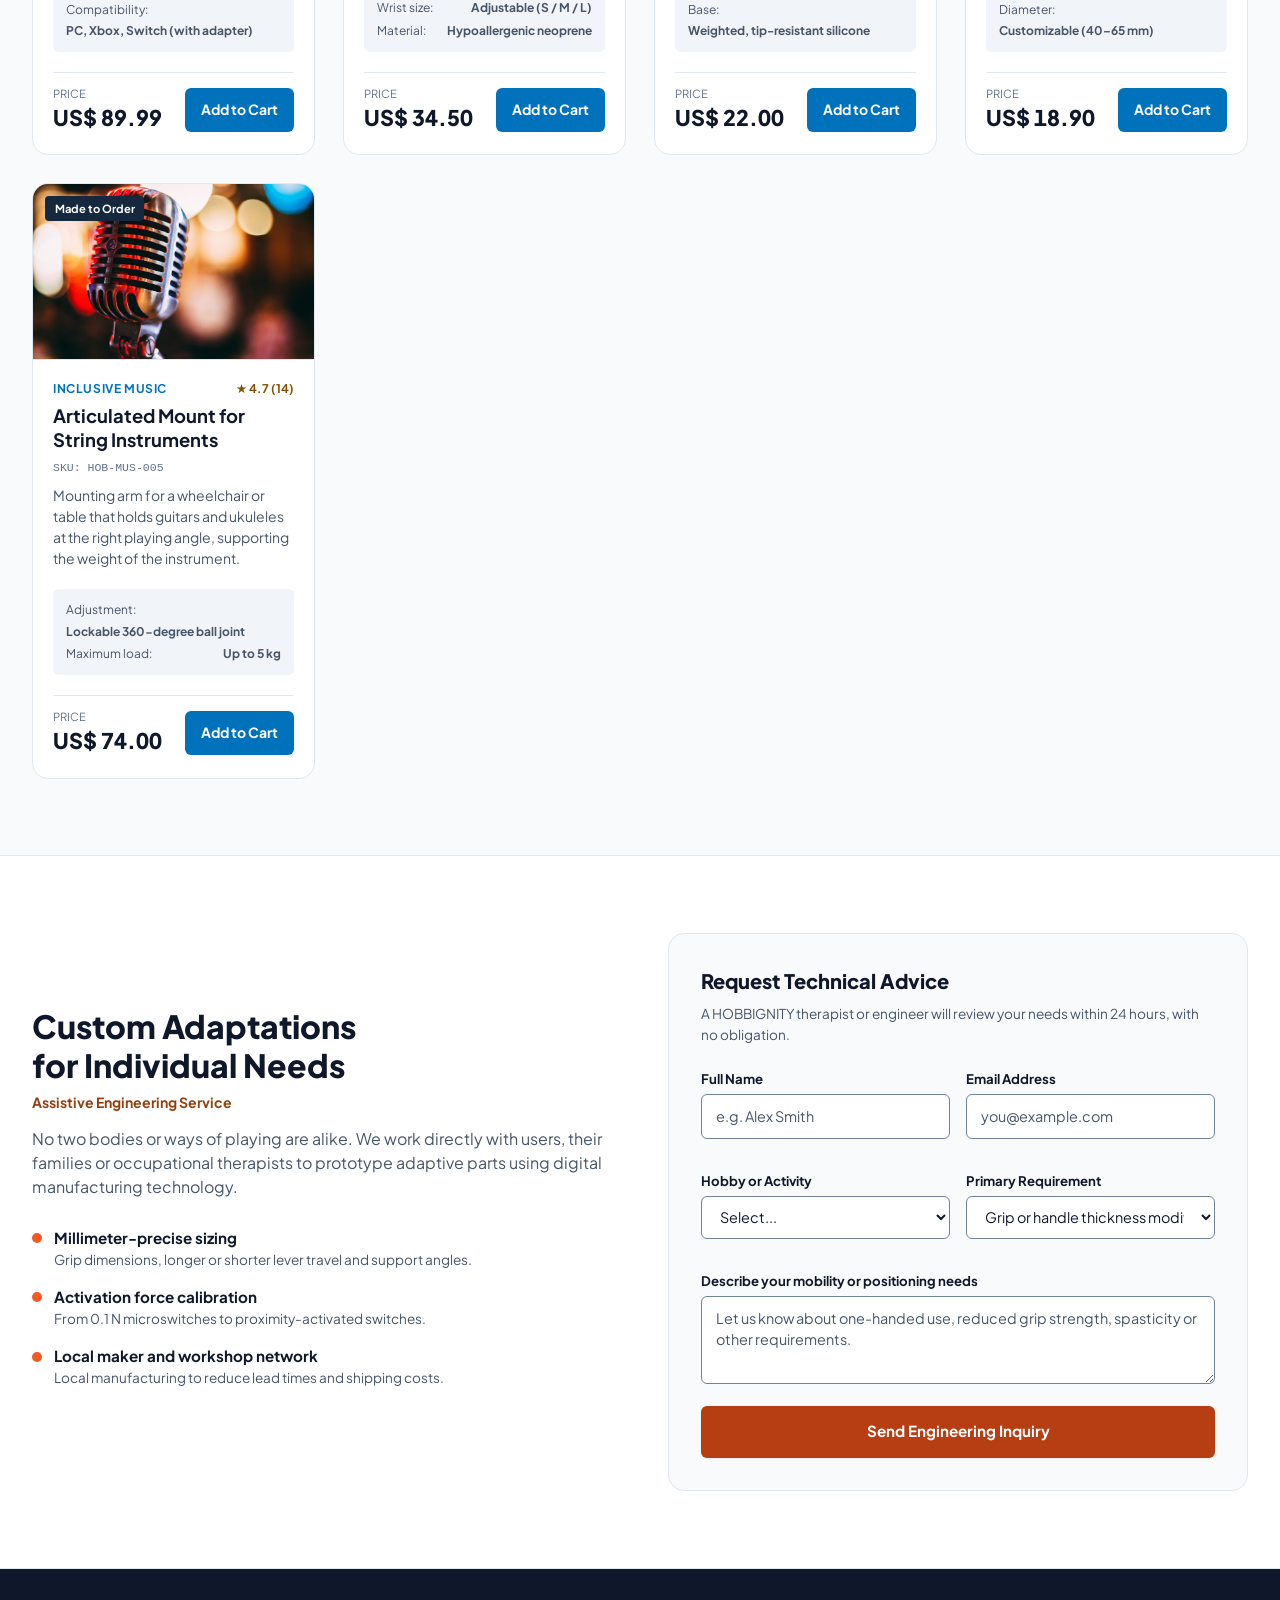
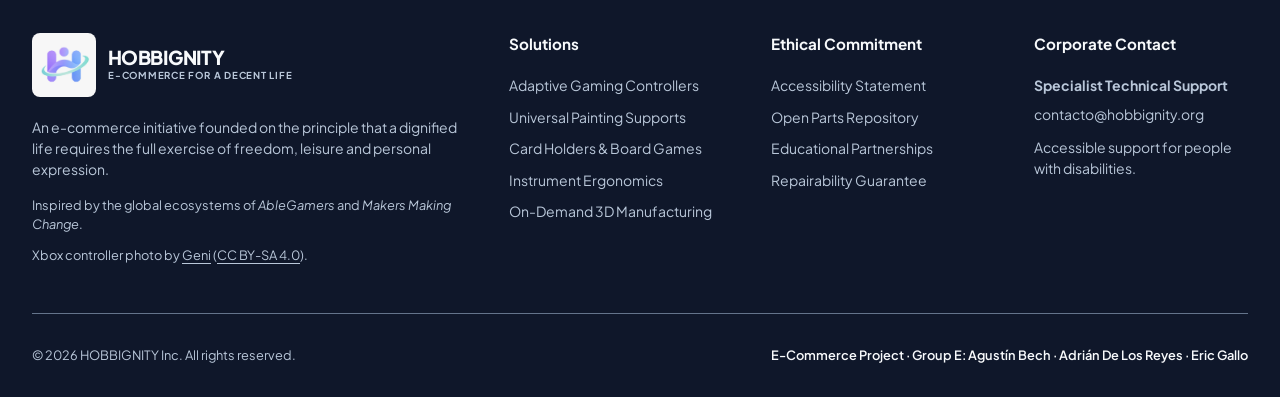
<file: en/index.html>
<!DOCTYPE html>
<html lang="en">
<head>
  <meta charset="UTF-8" />
  <meta name="viewport" content="width=device-width, initial-scale=1.0" />
  
  <title>HOBBIGNITY | Adaptive Leisure and Independence Store</title>
  <meta name="description" content="Adaptive products for gaming, art, board games and music. Discover Hobbignity and custom solutions that help you enjoy your hobbies independently." />
  <link rel="canonical" href="https://adrian120401.github.io/Hobbignity/en/" />
  <link rel="alternate" hreflang="es" href="https://adrian120401.github.io/Hobbignity/es/" />
  <link rel="alternate" hreflang="en" href="https://adrian120401.github.io/Hobbignity/en/" />
  <link rel="alternate" hreflang="x-default" href="https://adrian120401.github.io/Hobbignity/es/" />
  <link rel="icon" href="../assets/favicon.ico" sizes="16x16 32x32 48x48" />
  <link rel="icon" type="image/png" sizes="96x96" href="../assets/favicon-96.png" />
  <link rel="apple-touch-icon" sizes="180x180" href="../assets/apple-touch-icon.png" />

  <meta property="og:type" content="website" />
  <meta property="og:locale" content="en_US" />
  <meta property="og:locale:alternate" content="es_UY" />
  <meta property="og:site_name" content="Hobbignity" />
  <meta property="og:title" content="Hobbignity | Adaptive leisure and independence" />
  <meta property="og:description" content="Adaptive products for gaming, art, board games and music. Custom solutions that help you enjoy your hobbies independently." />
  <meta property="og:url" content="https://adrian120401.github.io/Hobbignity/en/" />
  <meta property="og:image" content="https://adrian120401.github.io/Hobbignity/assets/logo.png" />
  <meta property="og:image:type" content="image/png" />
  <meta property="og:image:width" content="512" />
  <meta property="og:image:height" content="512" />
  <meta property="og:image:alt" content="Hobbignity logo" />
  <meta name="twitter:card" content="summary" />
  <meta name="twitter:title" content="Hobbignity | Adaptive leisure and independence" />
  <meta name="twitter:description" content="Adaptive products for gaming, art, board games and music. Custom solutions that help you enjoy your hobbies independently." />
  <meta name="twitter:image" content="https://adrian120401.github.io/Hobbignity/assets/logo.png" />
  <meta name="twitter:image:alt" content="Hobbignity logo" />

  <script type="application/ld+json">
    {
      "@context": "https://schema.org",
      "@type": "OnlineStore",
      "@id": "https://adrian120401.github.io/Hobbignity/#organization",
      "name": "Hobbignity",
      "url": "https://adrian120401.github.io/Hobbignity/en/",
      "logo": {
        "@type": "ImageObject",
        "url": "https://adrian120401.github.io/Hobbignity/assets/logo.png",
        "width": 512,
        "height": 512
      }
    }
  </script>

  <!-- Tipografía Corporativa Formal -->
  <link rel="preconnect" href="https://fonts.googleapis.com">
  <link rel="preconnect" href="https://fonts.gstatic.com" crossorigin>
  <link href="https://fonts.googleapis.com/css2?family=Plus+Jakarta+Sans:wght@400;500;600;700;800&display=swap" rel="stylesheet">

  <link rel="stylesheet" href="../styles.css">
  <script src="../app.js" defer></script>
</head>
<body>

  <!-- Salto rápido para accesibilidad por teclado -->
  <a href="#main-catalog" class="skip-link">Skip to the product catalog</a>

  <!-- ==========================================================================
       TOPBAR UTILITY & A11Y TOOLBAR
       ========================================================================== */ -->
  <div class="top-utility-bar">
    <div class="container">
      <div class="utility-trust">
        <span>Assistive Ergonomics Certification</span>
        <span>Accessible shipping with a 30-day trial</span>
        <span>Group E · Commerce with Social Impact</span>
      </div>

      <div class="a11y-controls" role="region" aria-label="Accessibility settings">
        <button type="button" class="a11y-btn" id="a11y-decrease" aria-label="Decrease text size">A−</button>
        <button type="button" class="a11y-btn" id="a11y-increase" aria-label="Increase text size">A+</button>
        <button type="button" class="a11y-btn" id="a11y-contrast" aria-pressed="false" aria-label="High contrast mode">Contrast</button>
        <button type="button" class="a11y-btn" id="a11y-dyslexia" aria-pressed="false" aria-label="Dyslexia-friendly reading mode">Reading Font</button>
        <button type="button" class="a11y-btn" id="a11y-speech" aria-pressed="false">Listen</button>
      </div>
      <div class="language-switcher" hidden>
        <img src="../assets/flags/en.svg" width="21" height="14" alt="" />
        <span aria-hidden="true">EN</span>
        <svg width="12" height="12" viewBox="0 0 12 12" aria-hidden="true">
          <path d="m3 4.5 3 3 3-3" fill="none" stroke="currentColor" stroke-width="1.5" stroke-linecap="round" stroke-linejoin="round" />
        </svg>
        <select id="languageSelect" aria-label="Language">
          <option value="../es/" lang="es">Español</option>
          <option value="../en/" lang="en" selected>English</option>
        </select>
      </div>
      <noscript>
        <nav class="language-links" aria-label="Language">
          <a class="a11y-btn" href="../es/" lang="es" hreflang="es">Español</a>
          <a class="a11y-btn" href="../en/" lang="en" hreflang="en" aria-current="page">English</a>
        </nav>
      </noscript>
    </div>
  </div>

  <!-- ==========================================================================
       CABECERA CORPORATIVA DE E-COMMERCE
       ========================================================================== -->
  <header class="site-header">
    <div class="header-main">
      <div class="container">
        <!-- Logo Corporativo -->
        <a href="#" class="brand-logo" aria-label="Hobbignity Store - Home">
          <img class="brand-logo-mark" src="../assets/logo.svg" alt="" width="64" height="64" decoding="async" />
          <div class="brand-logo-text">
            <span class="name">HOBBIGNITY</span>
            <span class="tag">E-Commerce for a decent life</span>
          </div>
        </a>

        <!-- Barra de Búsqueda Comercial -->
        <form class="header-search" id="catalogSearch" role="search" action="#main-catalog">
          <input type="search" id="searchInput" placeholder="Search products" aria-label="Search the store">
          <button type="submit" class="search-submit" aria-label="View results">
            <svg viewBox="0 0 24 24" aria-hidden="true"><path d="M10 18a7.952 7.952 0 0 0 4.897-1.688l4.396 4.396 1.414-1.414-4.396-4.396A7.952 7.952 0 0 0 18 10c0-4.411-3.589-8-8-8s-8 3.589-8 8 3.589 8 8 8zm0-14c3.309 0 6 2.691 6 6s-2.691 6-6 6-6-2.691-6-6 2.691-6 6-6z"/></svg>
          </button>
        </form>

        <!-- Acciones: Mi Cuenta y Carrito Ficticio -->
        <div class="header-actions">
          <a href="#personalizacion" class="action-btn" aria-label="Request a custom adaptation">
            <svg viewBox="0 0 24 24"><path d="M12 2C6.486 2 2 6.486 2 12s4.486 10 10 10 10-4.486 10-10S17.514 2 12 2zm0 18c-4.411 0-8-3.589-8-8s3.589-8 8-8 8 3.589 8 8-3.589 8-8 8zm1-13h-2v6h6v-2h-4z"/></svg>
            <span>Custom Made</span>
          </a>

          <!-- Botón de Apertura de Carrito -->
          <button type="button" class="action-btn" id="openCartBtn" aria-label="View shopping cart" aria-haspopup="dialog">
            <svg viewBox="0 0 24 24"><path d="M21.822 7.431A1 1 0 0 0 21 7H7.333L6.179 4.23A1.994 1.994 0 0 0 4.333 3H2v2h2.333l4.744 11.385A1 1 0 0 0 10 17h8c.417 0 .79-.259.937-.648l3-8a1 1 0 0 0-.115-.921zM17.307 15h-6.64l-2.5-6h11.39l-2.25 6zM10 19a2 2 0 1 0 0 4 2 2 0 0 0 0-4zm8 0a2 2 0 1 0 0 4 2 2 0 0 0 0-4z"/></svg>
            <span>Cart</span>
            <span class="cart-counter" id="cartCountBadge" aria-live="polite">0</span>
          </button>
        </div>
      </div>
    </div>

    <!-- Navegación por Categorías -->
    <nav class="header-nav" aria-label="Product categories">
      <div class="container">
        <ul>
          <li><a href="#main-catalog" class="active" data-filter="all" aria-current="true">All Products</a></li>
          <li><a href="#main-catalog" data-filter="gaming">Gaming &amp; Controllers</a></li>
          <li><a href="#main-catalog" data-filter="arte">Art &amp; Easy-Grip Tools</a></li>
          <li><a href="#main-catalog" data-filter="mesa">Board Games</a></li>
          <li><a href="#main-catalog" data-filter="musica">Music &amp; Instruments</a></li>
          <li><a href="#filosofia">Ethics &amp; Open Manufacturing</a></li>
        </ul>
      </div>
    </nav>
  </header>

  <main id="main-content">

    <!-- ==========================================================================
         HERO BANNER CORPORATIVO
         ========================================================================== -->
    <section class="hero-banner" aria-labelledby="hero-title">
      <div class="container hero-grid">
        <div class="hero-info">
          <h1 id="hero-title" class="hero-title">Leisure without barriers, independence guaranteed.</h1>
          <p class="hero-credit">Assistive Technology · Group E</p>
          <p class="hero-desc">
            We supply and customize expertly engineered adaptive products for video games, art, board games and music. Human dignity includes the freedom to enjoy your leisure time.
          </p>
          <div class="hero-actions">
            <a href="#main-catalog" class="btn btn-primary">Shop Adaptive Products</a>
            <a href="#personalizacion" class="btn btn-outline">Request a Custom Adaptation</a>
          </div>
        </div>

        <!-- Fotografía Real: Fabricación y Adaptación Ergonométrica -->
        <div class="hero-media">
          <div class="hero-image-card">
            <img src="../assets/images/taller-asistivo.jpg"
                 alt="Engineer in a maker workshop using CAD software and a 3D printer to create assistive devices and ergonomic grips" />
          </div>
          <div class="hero-caption">
            <strong>&quot;One hobby. Many ways to enjoy it.&quot;</strong>
            <span>Co-designed with users and therapists.</span>
          </div>
        </div>
      </div>
    </section>

    <!-- Franja de Valores de Confianza Comercial -->
    <section class="trust-strip" aria-label="Shopping benefits">
      <div class="container trust-grid">
        <div class="trust-item">
          <div class="trust-icon" aria-hidden="true"><svg viewBox="0 0 24 24"><path d="M14 6a4 4 0 0 0-5 5l-5 5a2 2 0 1 0 3 3l5-5a4 4 0 0 0 5-5l-3 3-2-2 2-4Z"/></svg></div>
          <div>
            <h4>Right to Repair</h4>
            <p>Open-source spare parts and 3D-printable files.</p>
          </div>
        </div>
        <div class="trust-item">
          <div class="trust-icon" aria-hidden="true"><svg viewBox="0 0 24 24"><path d="M8 12V6a1.5 1.5 0 0 1 3 0v4-6a1.5 1.5 0 0 1 3 0v6-4a1.5 1.5 0 0 1 3 0v5-2a1.5 1.5 0 0 1 3 0v5a7 7 0 0 1-7 7h-1a6 6 0 0 1-5-3l-3-5a1.5 1.5 0 0 1 2-2l2 1Z"/></svg></div>
          <div>
            <h4>Minimal Activation Force</h4>
            <p>Ultra-sensitive mechanisms for limited muscle mobility.</p>
          </div>
        </div>
        <div class="trust-item">
          <div class="trust-icon" aria-hidden="true"><svg viewBox="0 0 24 24"><circle cx="9" cy="8" r="3"/><path d="M3 20v-2a6 6 0 0 1 12 0v2m1-15a3 3 0 0 1 0 6m2 3a5 5 0 0 1 3 4v2"/></svg></div>
          <div>
            <h4>Open Community</h4>
            <p>Inspired by open networks such as AbleGamers and Makers Making Change.</p>
          </div>
        </div>
        <div class="trust-item">
          <div class="trust-icon" aria-hidden="true"><svg viewBox="0 0 24 24"><path d="m12 3 8 4v10l-8 4-8-4V7l8-4Zm0 9 8-5m-8 5L4 7m8 5v9m-4-16 8 5v4"/></svg></div>
          <div>
            <h4>Safe Shipping &amp; Trials</h4>
            <p>A 30-day trial to ensure the right ergonomic fit at home.</p>
          </div>
        </div>
      </div>
    </section>

    <!-- ==========================================================================
         CATÁLOGO COMERCIAL (Slide 4, 5 y 8)
         ========================================================================== -->
    <section class="catalog-section" id="main-catalog" tabindex="-1" aria-labelledby="catalog-title">
      <div class="container">
        <div class="section-header">
          <div>
            <h2 id="catalog-title">Official Adaptive Products Catalog</h2>
            <p>Ergonomic devices, mounts and assistive tools, available ready-made or customized.</p>
          </div>

          <!-- Filtros de Categoría -->
          <div class="catalog-filters" role="group" aria-label="Filter by hobby">
            <button type="button" class="filter-chip active" data-category="all" aria-pressed="true">All</button>
            <button type="button" class="filter-chip" data-category="gaming" aria-pressed="false">Gaming</button>
            <button type="button" class="filter-chip" data-category="arte" aria-pressed="false">Art</button>
            <button type="button" class="filter-chip" data-category="mesa" aria-pressed="false">Board Games</button>
            <button type="button" class="filter-chip" data-category="musica" aria-pressed="false">Music</button>
          </div>
        </div>

        <p class="catalog-status" id="catalogStatus" role="status">5 products</p>
        <div class="products-grid" id="productsGrid">

          <!-- PRODUCTO 1: GAMING (Xbox Adaptive Controller - Slide 4) -->
          <article class="product-card" data-category="gaming">
            <span class="product-badge-stock">In Stock · Delivery in 24–48h</span>
            <div class="product-media">
              <img src="../assets/images/xbox-adaptive-controller.jpg"
                   alt="Xbox Adaptive Controller with large activation buttons and multiple 3.5 mm ports for assistive devices" />
            </div>
            <div class="product-body">
              <div class="product-meta">
                <span class="product-category">Gaming & eSports</span>
                <span class="product-rating">★ 4.9 (48)</span>
              </div>
              <h3 class="product-title">Xbox Adaptive Controller Base Pro</h3>
              <span class="product-sku">SKU: HOB-GAM-001</span>
              <p class="product-desc">Unified control hub with large tactile buttons and 19 3.5 mm jacks for external switches, pedals and joysticks.</p>
              <ul class="product-specs-list">
                <li><span>Activation force:</span> <strong>0.3 N</strong></li>
                <li><span>Compatibility:</span> <strong>PC, Xbox, Switch (with adapter)</strong></li>
              </ul>
              <div class="product-price-row">
                <div class="price-wrap">
                  <span class="price-label">Price</span>
                  <span class="product-price">US$ 89.99</span>
                </div>
                <button type="button" class="btn-add-cart" data-sku="HOB-GAM-001" data-price="89.99">
                  Add to Cart
                </button>
              </div>
            </div>
          </article>

          <!-- PRODUCTO 2: ARTE (Adaptive Hand Strap & Brush - Slide 4) -->
          <article class="product-card" data-category="arte">
            <span class="product-badge-stock">Ergocert Manufacturing</span>
            <div class="product-media">
              <img src="../assets/images/kit-pintura.jpg"
                   alt="Professional paintbrush set with padded ergonomic handles in an art studio" />
            </div>
            <div class="product-body">
              <div class="product-meta">
                <span class="product-category">Art &amp; Painting</span>
                <span class="product-rating">★ 5.0 (31)</span>
              </div>
              <h3 class="product-title">Universal Cuff + Adaptive Paintbrush Kit</h3>
              <span class="product-sku">SKU: HOB-ART-002</span>
              <p class="product-desc">Contoured cuff with an adjustable hook-and-loop strap and a universal tool holder, allowing fluid painting without gripping the brush.</p>
              <ul class="product-specs-list">
                <li><span>Wrist size:</span> <strong>Adjustable (S / M / L)</strong></li>
                <li><span>Material:</span> <strong>Hypoallergenic neoprene</strong></li>
              </ul>
              <div class="product-price-row">
                <div class="price-wrap">
                  <span class="price-label">Price</span>
                  <span class="product-price">US$ 34.50</span>
                </div>
                <button type="button" class="btn-add-cart" data-sku="HOB-ART-002" data-price="34.50">
                  Add to Cart
                </button>
              </div>
            </div>
          </article>

          <!-- PRODUCTO 3: JUEGOS DE MESA (Sujetacartas Curvo - Slide 4 y 9) -->
          <article class="product-card" data-category="mesa">
            <span class="product-badge-stock">Bestseller</span>
            <div class="product-media">
              <img src="../assets/images/juegos-de-mesa.jpg"
                   alt="Table with playing cards and a board game during a community game session" />
            </div>
            <div class="product-body">
              <div class="product-meta">
                <span class="product-category">Board Games</span>
                <span class="product-rating">★ 4.8 (92)</span>
              </div>
              <h3 class="product-title">Panoramic Curved Card Holder (Pack of 2)</h3>
              <span class="product-sku">SKU: HOB-TAB-003</span>
              <p class="product-desc">Stable curved horizontal holder with a non-slip base that holds playing cards without requiring finger or hand strength. Ideal for playing with friends.</p>
              <ul class="product-specs-list">
                <li><span>Capacity:</span> <strong>Up to 20 cards</strong></li>
                <li><span>Base:</span> <strong>Weighted, tip-resistant silicone</strong></li>
              </ul>
              <div class="product-price-row">
                <div class="price-wrap">
                  <span class="price-label">Price</span>
                  <span class="product-price">US$ 22.00</span>
                </div>
                <button type="button" class="btn-add-cart" data-sku="HOB-TAB-003" data-price="22.00">
                  Add to Cart
                </button>
              </div>
            </div>
          </article>

          <!-- PRODUCTO 4: PERSONALIZACIÓN (Personalised Grip Bulb - Slide 5) -->
          <article class="product-card" data-category="arte">
            <span class="product-badge-stock">Custom 3D Printing</span>
            <div class="product-media">
              <img src="../assets/images/agarre-ergonomico.jpg"
                   alt="High-precision 3D printer producing ergonomic prototypes and adaptive tool handles" />
            </div>
            <div class="product-body">
              <div class="product-meta">
                <span class="product-category">Custom Grips</span>
                <span class="product-rating">★ 4.9 (19)</span>
              </div>
              <h3 class="product-title">Adaptive Ergonomic Grip for Brushes and Pencils</h3>
              <span class="product-sku">SKU: HOB-GRP-004</span>
              <p class="product-desc">Pear-shaped handle optimized to distribute pressure and support the palm. Compatible with paintbrushes, markers and capacitive styluses.</p>
              <ul class="product-specs-list">
                <li><span>Density:</span> <strong>Cushioning TPU core</strong></li>
                <li><span>Diameter:</span> <strong>Customizable (40–65 mm)</strong></li>
              </ul>
              <div class="product-price-row">
                <div class="price-wrap">
                  <span class="price-label">Price</span>
                  <span class="product-price">US$ 18.90</span>
                </div>
                <button type="button" class="btn-add-cart" data-sku="HOB-GRP-004" data-price="18.90">
                  Add to Cart
                </button>
              </div>
            </div>
          </article>

          <!-- PRODUCTO 5: MÚSICA (Instrument Stands - Slide 4 y 10) -->
          <article class="product-card" data-category="musica">
            <span class="product-badge-stock">Made to Order</span>
            <div class="product-media">
              <img src="../assets/images/instrumentos.jpg"
                   alt="Musical instruments and a guitar with articulated stands in a professional music studio" />
            </div>
            <div class="product-body">
              <div class="product-meta">
                <span class="product-category">Inclusive Music</span>
                <span class="product-rating">★ 4.7 (14)</span>
              </div>
              <h3 class="product-title">Articulated Mount for String Instruments</h3>
              <span class="product-sku">SKU: HOB-MUS-005</span>
              <p class="product-desc">Mounting arm for a wheelchair or table that holds guitars and ukuleles at the right playing angle, supporting the weight of the instrument.</p>
              <ul class="product-specs-list">
                <li><span>Adjustment:</span> <strong>Lockable 360-degree ball joint</strong></li>
                <li><span>Maximum load:</span> <strong>Up to 5 kg</strong></li>
              </ul>
              <div class="product-price-row">
                <div class="price-wrap">
                  <span class="price-label">Price</span>
                  <span class="product-price">US$ 74.00</span>
                </div>
                <button type="button" class="btn-add-cart" data-sku="HOB-MUS-005" data-price="74.00">
                  Add to Cart
                </button>
              </div>
            </div>
          </article>

        </div>
      </div>
    </section>

    <!-- ==========================================================================
         SECCIÓN DE PERSONALIZACIÓN CORPORATIVA (Slide 5, 6 y 10)
         ========================================================================== -->
    <section class="custom-service-section" id="personalizacion" aria-labelledby="custom-title">
      <div class="container custom-grid">
        <div class="custom-content">
          <h2 id="custom-title">Custom Adaptations for Individual Needs</h2>
          <p class="service-label">Assistive Engineering Service</p>
          <p class="service-desc">
            No two bodies or ways of playing are alike. We work directly with users, their families or occupational therapists to prototype adaptive parts using digital manufacturing technology.
          </p>

          <div class="custom-features">
            <div class="feature-item">
              <div class="feature-dot"></div>
              <div>
                <h4>Millimeter-precise sizing</h4>
                <p>Grip dimensions, longer or shorter lever travel and support angles.</p>
              </div>
            </div>
            <div class="feature-item">
              <div class="feature-dot"></div>
              <div>
                <h4>Activation force calibration</h4>
                <p>From 0.1 N microswitches to proximity-activated switches.</p>
              </div>
            </div>
            <div class="feature-item">
              <div class="feature-dot"></div>
              <div>
                <h4>Local maker and workshop network</h4>
                <p>Local manufacturing to reduce lead times and shipping costs.</p>
              </div>
            </div>
          </div>
        </div>

        <!-- Formulario Formal de Cotización -->
        <div class="custom-form-card">
          <h3>Request Technical Advice</h3>
          <p>A HOBBIGNITY therapist or engineer will review your needs within 24 hours, with no obligation.</p>

          <form id="quoteForm">
            <div class="form-row">
              <div class="form-field">
                <label for="q_name">Full Name</label>
                <input type="text" id="q_name" required placeholder="e.g. Alex Smith" />
              </div>
              <div class="form-field">
                <label for="q_email">Email Address</label>
                <input type="email" id="q_email" required placeholder="you@example.com" />
              </div>
            </div>

            <div class="form-row">
              <div class="form-field">
                <label for="q_hobby">Hobby or Activity</label>
                <select id="q_hobby" required>
                  <option value="">Select...</option>
                  <option value="gaming">Gaming / Competitive video games</option>
                  <option value="arte">Painting / Illustration / Sculpture</option>
                  <option value="mesa">Board games / Trading cards</option>
                  <option value="musica">Music / Percussion / Strings</option>
                  <option value="deporte">Adaptive sports / Ramps</option>
                </select>
              </div>
              <div class="form-field">
                <label for="q_type">Primary Requirement</label>
                <select id="q_type">
                  <option value="grip">Grip or handle thickness modification</option>
                  <option value="force">Reduced activation force</option>
                  <option value="mount">Mount or articulated arm</option>
                  <option value="other">Design from scratch</option>
                </select>
              </div>
            </div>

            <div class="form-field">
              <label for="q_notes">Describe your mobility or positioning needs</label>
              <textarea id="q_notes" rows="3" placeholder="Let us know about one-handed use, reduced grip strength, spasticity or other requirements."></textarea>
            </div>

            <button type="submit" class="btn btn-primary btn-block">Send Engineering Inquiry</button>
          </form>
        </div>
      </div>
    </section>

  </main>

  <!-- ==========================================================================
       DRAWER LATERAL DEL CARRITO FICTICIO
       ========================================================================== -->
  <div class="cart-drawer-overlay" id="cartOverlay"></div>

  <aside class="cart-drawer" id="cartDrawer" inert role="dialog" aria-modal="true" aria-labelledby="cartDrawerTitle">
    <div class="cart-header">
      <h3 id="cartDrawerTitle">
        <span>Your Shopping Cart</span>
        <span class="cart-count" id="cartItemCountText">(0 products)</span>
      </h3>
      <button type="button" class="cart-close-btn" aria-label="Close cart">&times;</button>
    </div>

    <!-- Lista reactiva de productos en el carrito -->
    <div class="cart-body" id="cartItemsList">
      <div class="cart-empty">
        <p><strong>Your cart is currently empty</strong></p>
        <p class="cart-empty-hint">Explore our catalog to add adaptive devices.</p>
      </div>
    </div>
    <template id="cartItemTemplate">
      <div class="cart-item">
        <img class="cart-item-img" alt="">
        <div class="cart-item-info">
          <h4 class="cart-item-title"></h4>
          <div class="cart-item-price"></div>
          <div class="cart-item-qty">
            <button type="button" class="cart-qty-btn" data-cart-action="decrease" aria-label="Decrease quantity by one">−</button>
            <span class="cart-qty-val"></span>
            <button type="button" class="cart-qty-btn" data-cart-action="increase" aria-label="Increase quantity by one">+</button>
          </div>
          <button type="button" class="cart-item-del" data-cart-action="remove">Remove</button>
        </div>
        <div class="cart-item-total"></div>
      </div>
    </template>

    <!-- Resumen y Checkout Ficticio -->
    <div class="cart-footer" id="cartFooter" hidden>
      <div class="cart-summary-line">
        <span>Subtotal:</span>
        <span id="cartSubtotal">US$ 0.00</span>
      </div>
      <div class="cart-summary-line">
        <span>Accessible shipping:</span>
        <span class="shipping-free">FREE</span>
      </div>
      <div class="cart-total-line">
        <span>Total:</span>
        <span id="cartTotal">US$ 0.00</span>
      </div>

      <button type="button" class="btn-checkout">
        <span>Secure Checkout</span>
        <span>→</span>
      </button>
    </div>
  </aside>

  <!-- MODAL DE CHECKOUT FICTICIO -->
  <div class="modal-backdrop" id="checkoutModal" hidden role="dialog" aria-modal="true" aria-labelledby="modalTitle">
    <div class="checkout-modal">
      <h3 id="modalTitle">Demo Order Successful!</h3>
      <p class="checkout-desc">
        Thank you for supporting inclusion and independence through <strong>HOBBIGNITY</strong>. This is an accessible e-commerce demonstration.
      </p>

      <div class="checkout-summary">
        <p><strong>Order reference:</strong> <span id="checkoutOrderRef">#HBN-78942</span></p>
        <p><strong>Order total:</strong> <span id="checkoutTotalAmount">US$ 0.00</span></p>
        <p><strong>Estimated delivery:</strong> 24 to 48 business hours</p>
      </div>

      <button type="button" class="btn btn-primary btn-block">Close and Empty Cart</button>
    </div>
  </div>

  <!-- AVISO TOAST ACCESIBLE -->
  <div class="toast-notice" id="toastNotice" role="status" aria-live="polite">
    <span id="toastMessage">Product added to cart</span>
  </div>

  <!-- ==========================================================================
       FOOTER CORPORATIVO (Slide 12)
       ========================================================================== -->
  <footer class="site-footer" id="filosofia">
    <div class="container">
      <div class="footer-grid">
        <div class="footer-col">
          <a href="#" class="brand-logo footer-brand" aria-label="Hobbignity - Back to home">
            <img class="brand-logo-mark" src="../assets/logo.svg" alt="" width="64" height="64" loading="lazy" decoding="async" />
            <span class="brand-logo-text">
              <span class="name">HOBBIGNITY</span>
              <span class="tag">E-Commerce for a decent life</span>
            </span>
          </a>
          <p class="footer-intro">
            An e-commerce initiative founded on the principle that a dignified life requires the full exercise of freedom, leisure and personal expression.
          </p>
          <p class="footer-inspiration">
            Inspired by the global ecosystems of <em>AbleGamers</em> and <em>Makers Making Change</em>.
          </p>
          <p class="footer-photo-credit">
            Xbox controller photo by <a href="https://commons.wikimedia.org/wiki/File:Xbox_Adaptive_Controller_V%26A.JPG">Geni</a>
            (<a href="https://creativecommons.org/licenses/by-sa/4.0/">CC BY-SA 4.0</a>).
          </p>
        </div>

        <div class="footer-col">
          <h4>Solutions</h4>
          <ul>
            <li><a href="#main-catalog">Adaptive Gaming Controllers</a></li>
            <li><a href="#main-catalog">Universal Painting Supports</a></li>
            <li><a href="#main-catalog">Card Holders &amp; Board Games</a></li>
            <li><a href="#main-catalog">Instrument Ergonomics</a></li>
            <li><a href="#personalizacion">On-Demand 3D Manufacturing</a></li>
          </ul>
        </div>

        <div class="footer-col">
          <h4>Ethical Commitment</h4>
          <ul>
            <li><a href="#">Accessibility Statement</a></li>
            <li><a href="#">Open Parts Repository</a></li>
            <li><a href="#">Educational Partnerships</a></li>
            <li><a href="#">Repairability Guarantee</a></li>
          </ul>
        </div>

        <div class="footer-col">
          <h4>Corporate Contact</h4>
          <p class="footer-contact-title"><strong>Specialist Technical Support</strong></p>
          <p>contacto@hobbignity.org</p>
          <p class="footer-contact-note">Accessible support for people with disabilities.</p>
        </div>
      </div>

      <div class="footer-bottom">
        <div>
          © 2026 HOBBIGNITY Inc. All rights reserved.
        </div>
        <div class="credits-tag">
          E-Commerce Project · Group E: Agustín Bech · Adrián De Los Reyes · Eric Gallo
        </div>
      </div>
    </div>
  </footer>

</body>
</html>
</file>
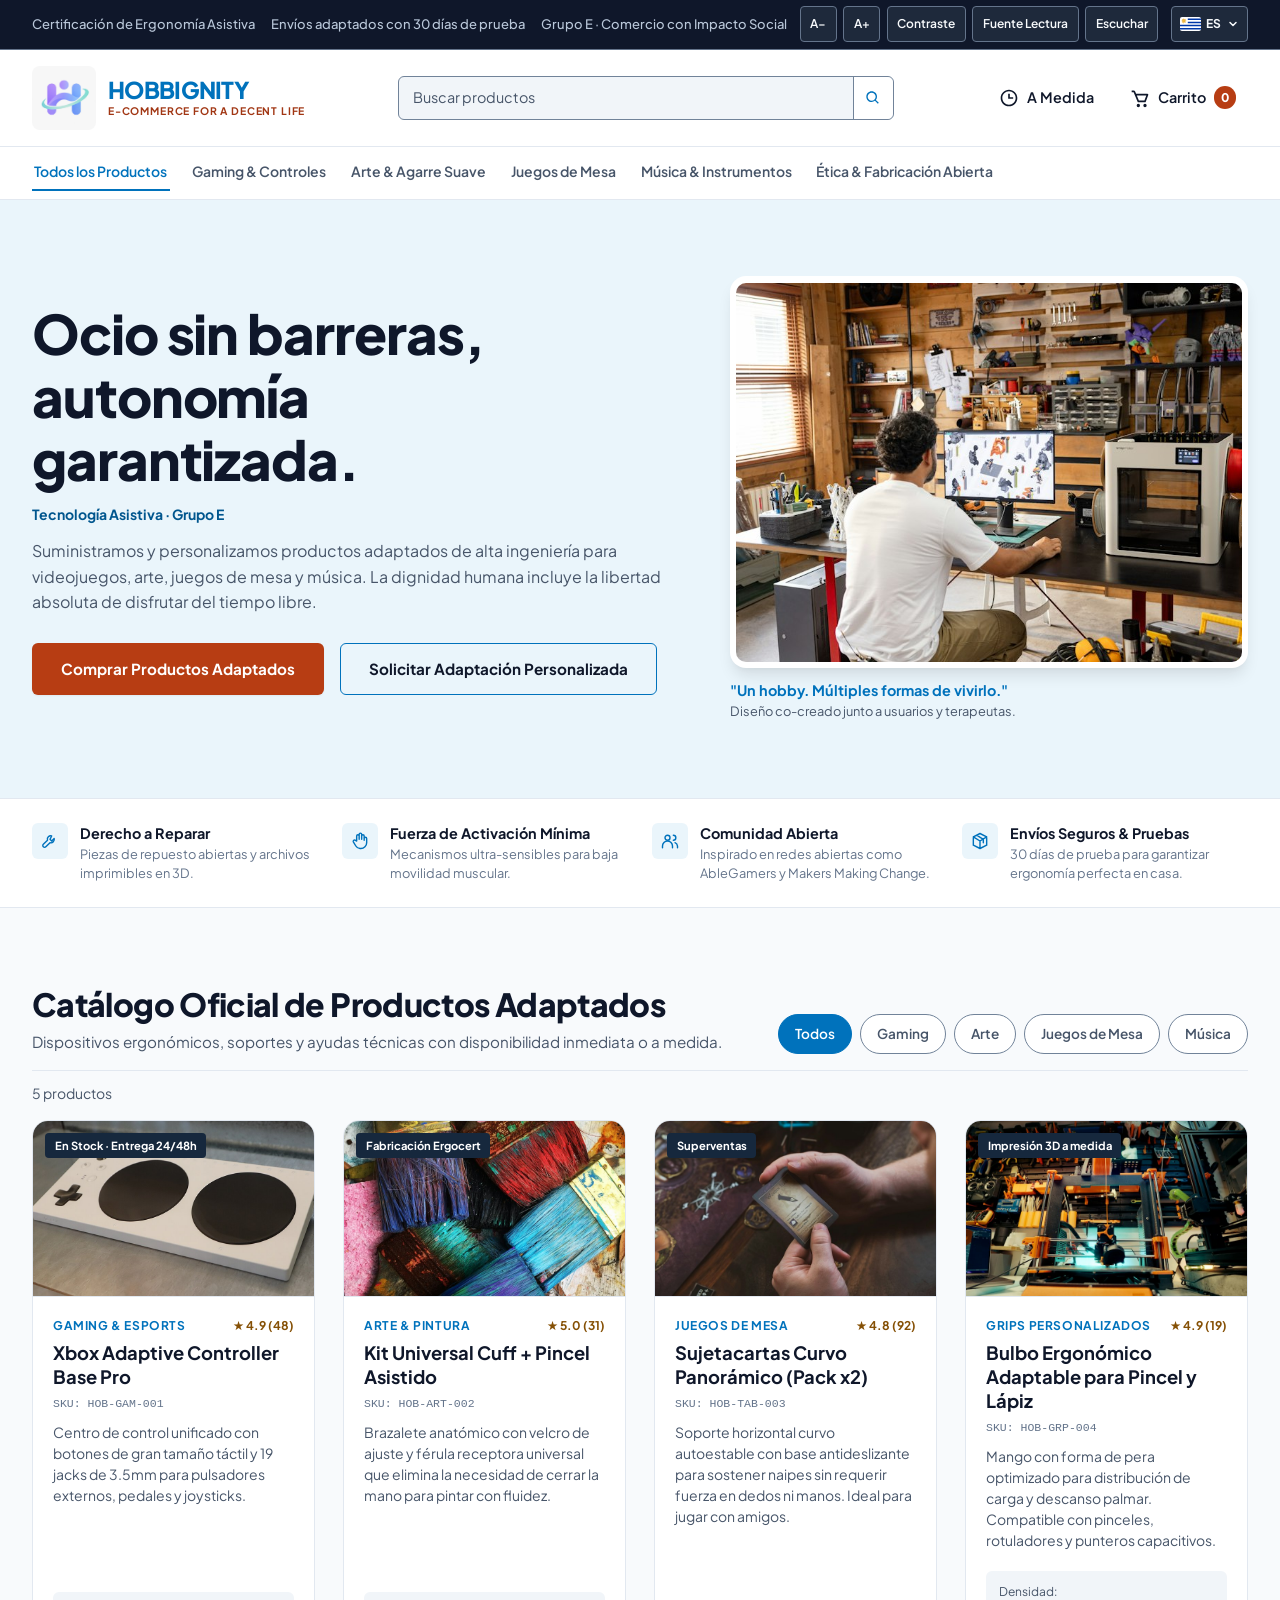
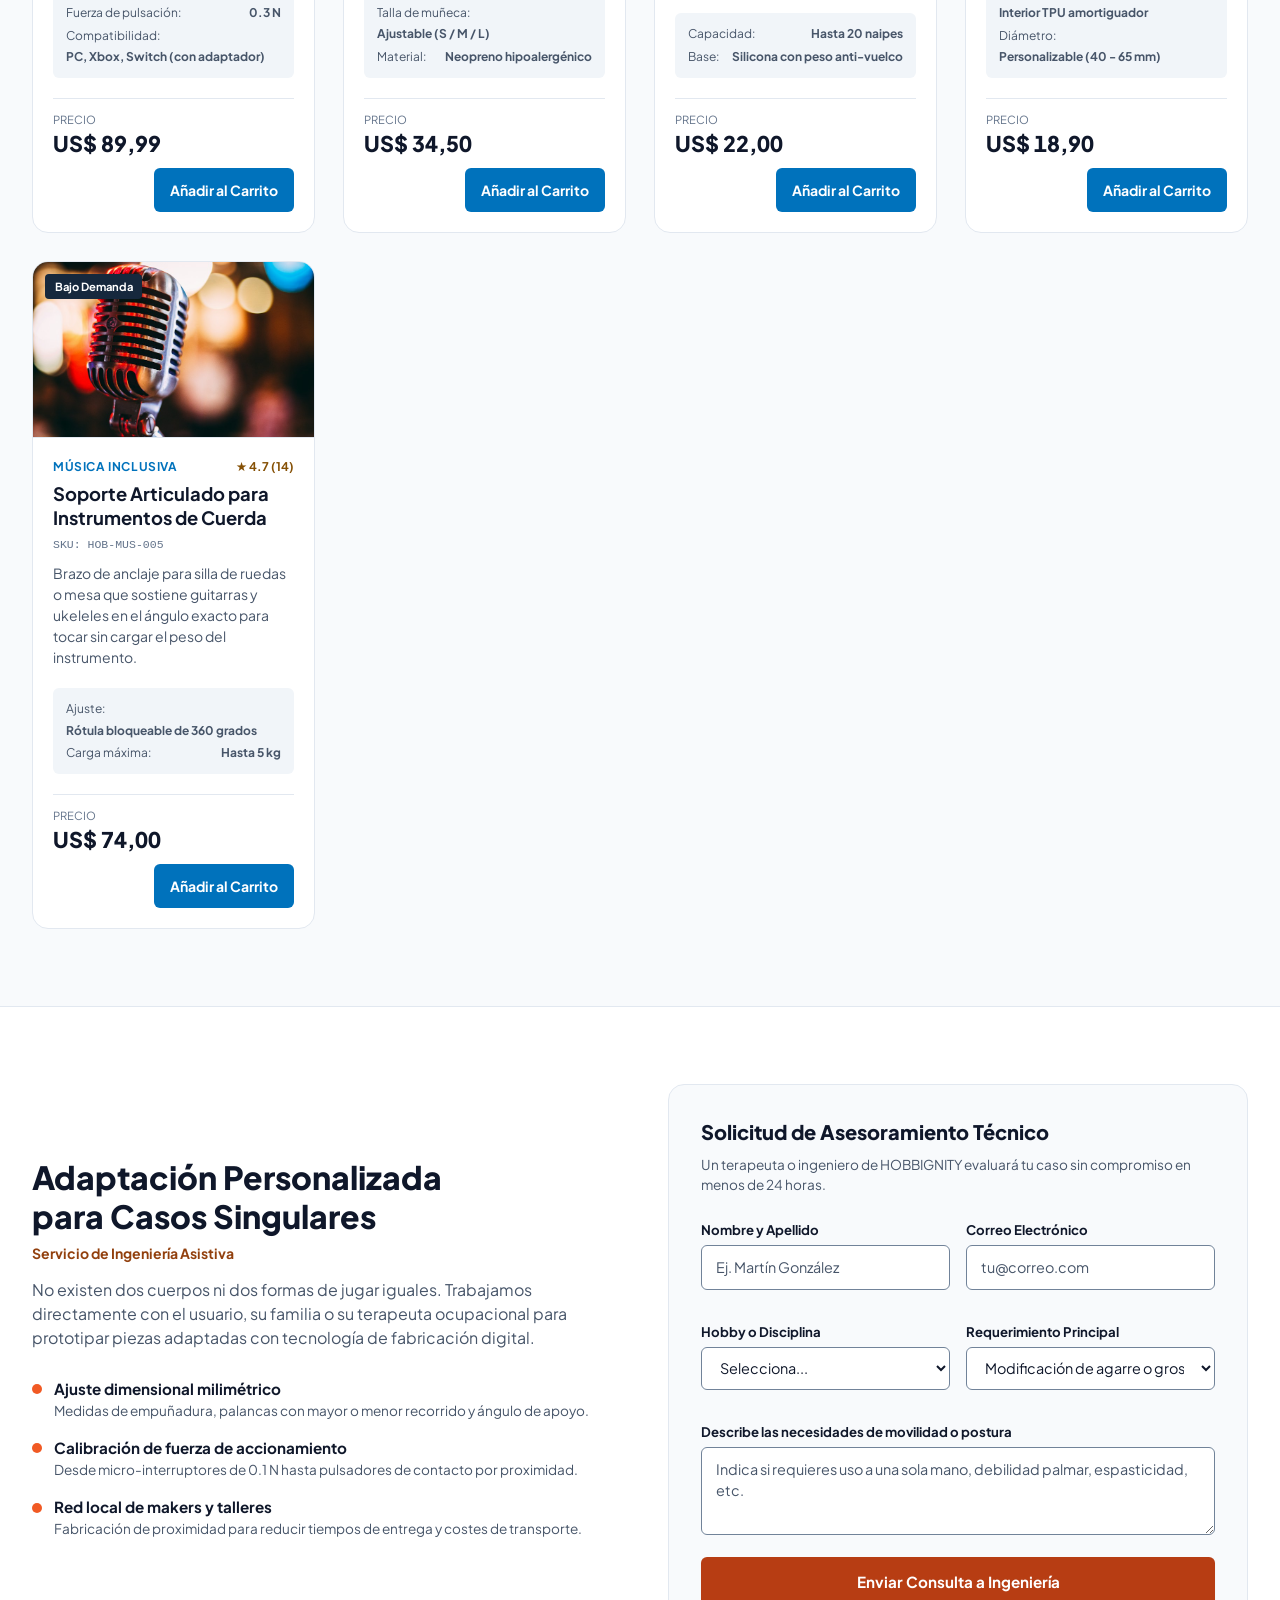
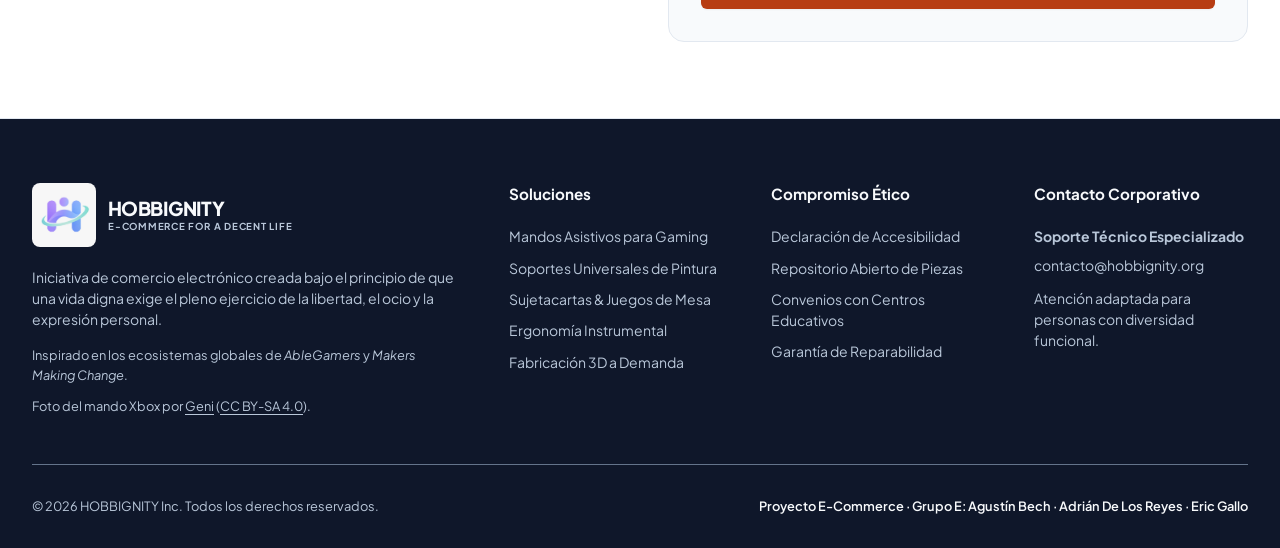
<file: es/index.html>
<!DOCTYPE html>
<html lang="es">
<head>
  <meta charset="UTF-8" />
  <meta name="viewport" content="width=device-width, initial-scale=1.0" />
  
  <title>HOBBIGNITY | E-Commerce Oficial de Ocio Adaptado y Autonomía</title>
  <meta name="description" content="Productos adaptados para gaming, arte, juegos de mesa y música. Descubrí Hobbignity y sus soluciones personalizadas para disfrutar del ocio con autonomía." />
  <link rel="canonical" href="https://adrian120401.github.io/Hobbignity/es/" />
  <link rel="alternate" hreflang="es" href="https://adrian120401.github.io/Hobbignity/es/" />
  <link rel="alternate" hreflang="en" href="https://adrian120401.github.io/Hobbignity/en/" />
  <link rel="alternate" hreflang="x-default" href="https://adrian120401.github.io/Hobbignity/es/" />
  <link rel="icon" href="../assets/favicon.ico" sizes="16x16 32x32 48x48" />
  <link rel="icon" type="image/png" sizes="96x96" href="../assets/favicon-96.png" />
  <link rel="apple-touch-icon" sizes="180x180" href="../assets/apple-touch-icon.png" />

  <meta property="og:type" content="website" />
  <meta property="og:locale" content="es_UY" />
  <meta property="og:locale:alternate" content="en_US" />
  <meta property="og:site_name" content="Hobbignity" />
  <meta property="og:title" content="Hobbignity | Ocio adaptado y autonomía" />
  <meta property="og:description" content="Productos adaptados para gaming, arte, juegos de mesa y música. Soluciones personalizadas para disfrutar del ocio con autonomía." />
  <meta property="og:url" content="https://adrian120401.github.io/Hobbignity/es/" />
  <meta property="og:image" content="https://adrian120401.github.io/Hobbignity/assets/logo.png" />
  <meta property="og:image:type" content="image/png" />
  <meta property="og:image:width" content="512" />
  <meta property="og:image:height" content="512" />
  <meta property="og:image:alt" content="Logo de Hobbignity" />
  <meta name="twitter:card" content="summary" />
  <meta name="twitter:title" content="Hobbignity | Ocio adaptado y autonomía" />
  <meta name="twitter:description" content="Productos adaptados para gaming, arte, juegos de mesa y música. Soluciones personalizadas para disfrutar del ocio con autonomía." />
  <meta name="twitter:image" content="https://adrian120401.github.io/Hobbignity/assets/logo.png" />
  <meta name="twitter:image:alt" content="Logo de Hobbignity" />

  <script type="application/ld+json">
    {
      "@context": "https://schema.org",
      "@type": "OnlineStore",
      "@id": "https://adrian120401.github.io/Hobbignity/#organization",
      "name": "Hobbignity",
      "url": "https://adrian120401.github.io/Hobbignity/es/",
      "logo": {
        "@type": "ImageObject",
        "url": "https://adrian120401.github.io/Hobbignity/assets/logo.png",
        "width": 512,
        "height": 512
      }
    }
  </script>

  <!-- Tipografía Corporativa Formal -->
  <link rel="preconnect" href="https://fonts.googleapis.com">
  <link rel="preconnect" href="https://fonts.gstatic.com" crossorigin>
  <link href="https://fonts.googleapis.com/css2?family=Plus+Jakarta+Sans:wght@400;500;600;700;800&display=swap" rel="stylesheet">

  <link rel="stylesheet" href="../styles.css">
  <script src="../app.js" defer></script>
</head>
<body>

  <!-- Salto rápido para accesibilidad por teclado -->
  <a href="#main-catalog" class="skip-link">Saltar al catálogo de productos</a>

  <!-- ==========================================================================
       TOPBAR UTILITY & A11Y TOOLBAR
       ========================================================================== */ -->
  <div class="top-utility-bar">
    <div class="container">
      <div class="utility-trust">
        <span>Certificación de Ergonomía Asistiva</span>
        <span>Envíos adaptados con 30 días de prueba</span>
        <span>Grupo E · Comercio con Impacto Social</span>
      </div>

      <div class="a11y-controls" role="region" aria-label="Ajustes de Accesibilidad">
        <button type="button" class="a11y-btn" id="a11y-decrease" aria-label="Disminuir texto">A−</button>
        <button type="button" class="a11y-btn" id="a11y-increase" aria-label="Aumentar texto">A+</button>
        <button type="button" class="a11y-btn" id="a11y-contrast" aria-pressed="false" aria-label="Modo alto contraste">Contraste</button>
        <button type="button" class="a11y-btn" id="a11y-dyslexia" aria-pressed="false" aria-label="Modo lectura fácil para dislexia">Fuente Lectura</button>
        <button type="button" class="a11y-btn" id="a11y-speech" aria-pressed="false">Escuchar</button>
      </div>
      <div class="language-switcher" hidden>
        <img src="../assets/flags/es.svg" width="21" height="14" alt="" />
        <span aria-hidden="true">ES</span>
        <svg width="12" height="12" viewBox="0 0 12 12" aria-hidden="true">
          <path d="m3 4.5 3 3 3-3" fill="none" stroke="currentColor" stroke-width="1.5" stroke-linecap="round" stroke-linejoin="round" />
        </svg>
        <select id="languageSelect" aria-label="Idioma">
          <option value="../es/" lang="es" selected>Español</option>
          <option value="../en/" lang="en">English</option>
        </select>
      </div>
      <noscript>
        <nav class="language-links" aria-label="Idioma">
          <a class="a11y-btn" href="../es/" lang="es" hreflang="es" aria-current="page">Español</a>
          <a class="a11y-btn" href="../en/" lang="en" hreflang="en">English</a>
        </nav>
      </noscript>
    </div>
  </div>

  <!-- ==========================================================================
       CABECERA CORPORATIVA DE E-COMMERCE
       ========================================================================== -->
  <header class="site-header">
    <div class="header-main">
      <div class="container">
        <!-- Logo Corporativo -->
        <a href="#" class="brand-logo" aria-label="Hobbignity E-Commerce - Inicio">
          <img class="brand-logo-mark" src="../assets/logo.svg" alt="" width="64" height="64" decoding="async" />
          <div class="brand-logo-text">
            <span class="name">HOBBIGNITY</span>
            <span class="tag">E-Commerce for a decent life</span>
          </div>
        </a>

        <!-- Barra de Búsqueda Comercial -->
        <form class="header-search" id="catalogSearch" role="search" action="#main-catalog">
          <input type="search" id="searchInput" placeholder="Buscar productos" aria-label="Buscar en la tienda">
          <button type="submit" class="search-submit" aria-label="Ver resultados">
            <svg viewBox="0 0 24 24" aria-hidden="true"><path d="M10 18a7.952 7.952 0 0 0 4.897-1.688l4.396 4.396 1.414-1.414-4.396-4.396A7.952 7.952 0 0 0 18 10c0-4.411-3.589-8-8-8s-8 3.589-8 8 3.589 8 8 8zm0-14c3.309 0 6 2.691 6 6s-2.691 6-6 6-6-2.691-6-6 2.691-6 6-6z"/></svg>
          </button>
        </form>

        <!-- Acciones: Mi Cuenta y Carrito Ficticio -->
        <div class="header-actions">
          <a href="#personalizacion" class="action-btn" aria-label="Solicitar servicio de personalización">
            <svg viewBox="0 0 24 24"><path d="M12 2C6.486 2 2 6.486 2 12s4.486 10 10 10 10-4.486 10-10S17.514 2 12 2zm0 18c-4.411 0-8-3.589-8-8s3.589-8 8-8 8 3.589 8 8-3.589 8-8 8zm1-13h-2v6h6v-2h-4z"/></svg>
            <span>A Medida</span>
          </a>

          <!-- Botón de Apertura de Carrito -->
          <button type="button" class="action-btn" id="openCartBtn" aria-label="Ver carrito de compras" aria-haspopup="dialog">
            <svg viewBox="0 0 24 24"><path d="M21.822 7.431A1 1 0 0 0 21 7H7.333L6.179 4.23A1.994 1.994 0 0 0 4.333 3H2v2h2.333l4.744 11.385A1 1 0 0 0 10 17h8c.417 0 .79-.259.937-.648l3-8a1 1 0 0 0-.115-.921zM17.307 15h-6.64l-2.5-6h11.39l-2.25 6zM10 19a2 2 0 1 0 0 4 2 2 0 0 0 0-4zm8 0a2 2 0 1 0 0 4 2 2 0 0 0 0-4z"/></svg>
            <span>Carrito</span>
            <span class="cart-counter" id="cartCountBadge" aria-live="polite">0</span>
          </button>
        </div>
      </div>
    </div>

    <!-- Navegación por Categorías -->
    <nav class="header-nav" aria-label="Categorías de productos">
      <div class="container">
        <ul>
          <li><a href="#main-catalog" class="active" data-filter="all" aria-current="true">Todos los Productos</a></li>
          <li><a href="#main-catalog" data-filter="gaming">Gaming & Controles</a></li>
          <li><a href="#main-catalog" data-filter="arte">Arte & Agarre Suave</a></li>
          <li><a href="#main-catalog" data-filter="mesa">Juegos de Mesa</a></li>
          <li><a href="#main-catalog" data-filter="musica">Música & Instrumentos</a></li>
          <li><a href="#filosofia">Ética & Fabricación Abierta</a></li>
        </ul>
      </div>
    </nav>
  </header>

  <main id="main-content">

    <!-- ==========================================================================
         HERO BANNER CORPORATIVO
         ========================================================================== -->
    <section class="hero-banner" aria-labelledby="hero-title">
      <div class="container hero-grid">
        <div class="hero-info">
          <h1 id="hero-title" class="hero-title">Ocio sin barreras, autonomía garantizada.</h1>
          <p class="hero-credit">Tecnología Asistiva · Grupo E</p>
          <p class="hero-desc">
            Suministramos y personalizamos productos adaptados de alta ingeniería para videojuegos, arte, juegos de mesa y música. La dignidad humana incluye la libertad absoluta de disfrutar del tiempo libre.
          </p>
          <div class="hero-actions">
            <a href="#main-catalog" class="btn btn-primary">Comprar Productos Adaptados</a>
            <a href="#personalizacion" class="btn btn-outline">Solicitar Adaptación Personalizada</a>
          </div>
        </div>

        <!-- Fotografía Real: Fabricación y Adaptación Ergonométrica -->
        <div class="hero-media">
          <div class="hero-image-card">
            <img src="../assets/images/taller-asistivo.jpg"
                 alt="Ingeniero en taller maker utilizando software CAD e impresora 3D para la creación de ayudas técnicas y grips ergonómicos" />
          </div>
          <div class="hero-caption">
            <strong>"Un hobby. Múltiples formas de vivirlo."</strong>
            <span>Diseño co-creado junto a usuarios y terapeutas.</span>
          </div>
        </div>
      </div>
    </section>

    <!-- Franja de Valores de Confianza Comercial -->
    <section class="trust-strip" aria-label="Ventajas comerciales">
      <div class="container trust-grid">
        <div class="trust-item">
          <div class="trust-icon" aria-hidden="true"><svg viewBox="0 0 24 24"><path d="M14 6a4 4 0 0 0-5 5l-5 5a2 2 0 1 0 3 3l5-5a4 4 0 0 0 5-5l-3 3-2-2 2-4Z"/></svg></div>
          <div>
            <h4>Derecho a Reparar</h4>
            <p>Piezas de repuesto abiertas y archivos imprimibles en 3D.</p>
          </div>
        </div>
        <div class="trust-item">
          <div class="trust-icon" aria-hidden="true"><svg viewBox="0 0 24 24"><path d="M8 12V6a1.5 1.5 0 0 1 3 0v4-6a1.5 1.5 0 0 1 3 0v6-4a1.5 1.5 0 0 1 3 0v5-2a1.5 1.5 0 0 1 3 0v5a7 7 0 0 1-7 7h-1a6 6 0 0 1-5-3l-3-5a1.5 1.5 0 0 1 2-2l2 1Z"/></svg></div>
          <div>
            <h4>Fuerza de Activación Mínima</h4>
            <p>Mecanismos ultra-sensibles para baja movilidad muscular.</p>
          </div>
        </div>
        <div class="trust-item">
          <div class="trust-icon" aria-hidden="true"><svg viewBox="0 0 24 24"><circle cx="9" cy="8" r="3"/><path d="M3 20v-2a6 6 0 0 1 12 0v2m1-15a3 3 0 0 1 0 6m2 3a5 5 0 0 1 3 4v2"/></svg></div>
          <div>
            <h4>Comunidad Abierta</h4>
            <p>Inspirado en redes abiertas como AbleGamers y Makers Making Change.</p>
          </div>
        </div>
        <div class="trust-item">
          <div class="trust-icon" aria-hidden="true"><svg viewBox="0 0 24 24"><path d="m12 3 8 4v10l-8 4-8-4V7l8-4Zm0 9 8-5m-8 5L4 7m8 5v9m-4-16 8 5v4"/></svg></div>
          <div>
            <h4>Envíos Seguros & Pruebas</h4>
            <p>30 días de prueba para garantizar ergonomía perfecta en casa.</p>
          </div>
        </div>
      </div>
    </section>

    <!-- ==========================================================================
         CATÁLOGO COMERCIAL (Slide 4, 5 y 8)
         ========================================================================== -->
    <section class="catalog-section" id="main-catalog" tabindex="-1" aria-labelledby="catalog-title">
      <div class="container">
        <div class="section-header">
          <div>
            <h2 id="catalog-title">Catálogo Oficial de Productos Adaptados</h2>
            <p>Dispositivos ergonómicos, soportes y ayudas técnicas con disponibilidad inmediata o a medida.</p>
          </div>

          <!-- Filtros de Categoría -->
          <div class="catalog-filters" role="group" aria-label="Filtrar por hobby">
            <button type="button" class="filter-chip active" data-category="all" aria-pressed="true">Todos</button>
            <button type="button" class="filter-chip" data-category="gaming" aria-pressed="false">Gaming</button>
            <button type="button" class="filter-chip" data-category="arte" aria-pressed="false">Arte</button>
            <button type="button" class="filter-chip" data-category="mesa" aria-pressed="false">Juegos de Mesa</button>
            <button type="button" class="filter-chip" data-category="musica" aria-pressed="false">Música</button>
          </div>
        </div>

        <p class="catalog-status" id="catalogStatus" role="status">5 productos</p>
        <div class="products-grid" id="productsGrid">

          <!-- PRODUCTO 1: GAMING (Xbox Adaptive Controller - Slide 4) -->
          <article class="product-card" data-category="gaming">
            <span class="product-badge-stock">En Stock · Entrega 24/48h</span>
            <div class="product-media">
              <img src="../assets/images/xbox-adaptive-controller.jpg"
                   alt="Xbox Adaptive Controller con grandes botones de activación y múltiples puertos de conexión asistiva jack 3.5mm" />
            </div>
            <div class="product-body">
              <div class="product-meta">
                <span class="product-category">Gaming & eSports</span>
                <span class="product-rating">★ 4.9 (48)</span>
              </div>
              <h3 class="product-title">Xbox Adaptive Controller Base Pro</h3>
              <span class="product-sku">SKU: HOB-GAM-001</span>
              <p class="product-desc">Centro de control unificado con botones de gran tamaño táctil y 19 jacks de 3.5mm para pulsadores externos, pedales y joysticks.</p>
              <ul class="product-specs-list">
                <li><span>Fuerza de pulsación:</span> <strong>0.3 N</strong></li>
                <li><span>Compatibilidad:</span> <strong>PC, Xbox, Switch (con adaptador)</strong></li>
              </ul>
              <div class="product-price-row">
                <div class="price-wrap">
                  <span class="price-label">Precio</span>
                  <span class="product-price">US$ 89,99</span>
                </div>
                <button type="button" class="btn-add-cart" data-sku="HOB-GAM-001" data-price="89.99">
                  Añadir al Carrito
                </button>
              </div>
            </div>
          </article>

          <!-- PRODUCTO 2: ARTE (Adaptive Hand Strap & Brush - Slide 4) -->
          <article class="product-card" data-category="arte">
            <span class="product-badge-stock">Fabricación Ergocert</span>
            <div class="product-media">
              <img src="../assets/images/kit-pintura.jpg"
                   alt="Juego de pinceles profesionales con mangos ergonómicos acolchados en estudio de pintura" />
            </div>
            <div class="product-body">
              <div class="product-meta">
                <span class="product-category">Arte & Pintura</span>
                <span class="product-rating">★ 5.0 (31)</span>
              </div>
              <h3 class="product-title">Kit Universal Cuff + Pincel Asistido</h3>
              <span class="product-sku">SKU: HOB-ART-002</span>
              <p class="product-desc">Brazalete anatómico con velcro de ajuste y férula receptora universal que elimina la necesidad de cerrar la mano para pintar con fluidez.</p>
              <ul class="product-specs-list">
                <li><span>Talla de muñeca:</span> <strong>Ajustable (S / M / L)</strong></li>
                <li><span>Material:</span> <strong>Neopreno hipoalergénico</strong></li>
              </ul>
              <div class="product-price-row">
                <div class="price-wrap">
                  <span class="price-label">Precio</span>
                  <span class="product-price">US$ 34,50</span>
                </div>
                <button type="button" class="btn-add-cart" data-sku="HOB-ART-002" data-price="34.50">
                  Añadir al Carrito
                </button>
              </div>
            </div>
          </article>

          <!-- PRODUCTO 3: JUEGOS DE MESA (Sujetacartas Curvo - Slide 4 y 9) -->
          <article class="product-card" data-category="mesa">
            <span class="product-badge-stock">Superventas</span>
            <div class="product-media">
              <img src="../assets/images/juegos-de-mesa.jpg"
                   alt="Mesa de juego con barajas de cartas y tablero en partida social comunitaria" />
            </div>
            <div class="product-body">
              <div class="product-meta">
                <span class="product-category">Juegos de Mesa</span>
                <span class="product-rating">★ 4.8 (92)</span>
              </div>
              <h3 class="product-title">Sujetacartas Curvo Panorámico (Pack x2)</h3>
              <span class="product-sku">SKU: HOB-TAB-003</span>
              <p class="product-desc">Soporte horizontal curvo autoestable con base antideslizante para sostener naipes sin requerir fuerza en dedos ni manos. Ideal para jugar con amigos.</p>
              <ul class="product-specs-list">
                <li><span>Capacidad:</span> <strong>Hasta 20 naipes</strong></li>
                <li><span>Base:</span> <strong>Silicona con peso anti-vuelco</strong></li>
              </ul>
              <div class="product-price-row">
                <div class="price-wrap">
                  <span class="price-label">Precio</span>
                  <span class="product-price">US$ 22,00</span>
                </div>
                <button type="button" class="btn-add-cart" data-sku="HOB-TAB-003" data-price="22.00">
                  Añadir al Carrito
                </button>
              </div>
            </div>
          </article>

          <!-- PRODUCTO 4: PERSONALIZACIÓN (Personalised Grip Bulb - Slide 5) -->
          <article class="product-card" data-category="arte">
            <span class="product-badge-stock">Impresión 3D a medida</span>
            <div class="product-media">
              <img src="../assets/images/agarre-ergonomico.jpg"
                   alt="Impresora 3D de alta precisión imprimiendo prototipos ergonómicos y mangos adaptados para herramientas" />
            </div>
            <div class="product-body">
              <div class="product-meta">
                <span class="product-category">Grips Personalizados</span>
                <span class="product-rating">★ 4.9 (19)</span>
              </div>
              <h3 class="product-title">Bulbo Ergonómico Adaptable para Pincel y Lápiz</h3>
              <span class="product-sku">SKU: HOB-GRP-004</span>
              <p class="product-desc">Mango con forma de pera optimizado para distribución de carga y descanso palmar. Compatible con pinceles, rotuladores y punteros capacitivos.</p>
              <ul class="product-specs-list">
                <li><span>Densidad:</span> <strong>Interior TPU amortiguador</strong></li>
                <li><span>Diámetro:</span> <strong>Personalizable (40 - 65 mm)</strong></li>
              </ul>
              <div class="product-price-row">
                <div class="price-wrap">
                  <span class="price-label">Precio</span>
                  <span class="product-price">US$ 18,90</span>
                </div>
                <button type="button" class="btn-add-cart" data-sku="HOB-GRP-004" data-price="18.90">
                  Añadir al Carrito
                </button>
              </div>
            </div>
          </article>

          <!-- PRODUCTO 5: MÚSICA (Instrument Stands - Slide 4 y 10) -->
          <article class="product-card" data-category="musica">
            <span class="product-badge-stock">Bajo Demanda</span>
            <div class="product-media">
              <img src="../assets/images/instrumentos.jpg"
                   alt="Instrumentos musicales y guitarra en estudio profesional de música con soportes articulados" />
            </div>
            <div class="product-body">
              <div class="product-meta">
                <span class="product-category">Música Inclusiva</span>
                <span class="product-rating">★ 4.7 (14)</span>
              </div>
              <h3 class="product-title">Soporte Articulado para Instrumentos de Cuerda</h3>
              <span class="product-sku">SKU: HOB-MUS-005</span>
              <p class="product-desc">Brazo de anclaje para silla de ruedas o mesa que sostiene guitarras y ukeleles en el ángulo exacto para tocar sin cargar el peso del instrumento.</p>
              <ul class="product-specs-list">
                <li><span>Ajuste:</span> <strong>Rótula bloqueable de 360 grados</strong></li>
                <li><span>Carga máxima:</span> <strong>Hasta 5 kg</strong></li>
              </ul>
              <div class="product-price-row">
                <div class="price-wrap">
                  <span class="price-label">Precio</span>
                  <span class="product-price">US$ 74,00</span>
                </div>
                <button type="button" class="btn-add-cart" data-sku="HOB-MUS-005" data-price="74.00">
                  Añadir al Carrito
                </button>
              </div>
            </div>
          </article>

        </div>
      </div>
    </section>

    <!-- ==========================================================================
         SECCIÓN DE PERSONALIZACIÓN CORPORATIVA (Slide 5, 6 y 10)
         ========================================================================== -->
    <section class="custom-service-section" id="personalizacion" aria-labelledby="custom-title">
      <div class="container custom-grid">
        <div class="custom-content">
          <h2 id="custom-title">Adaptación Personalizada para Casos Singulares</h2>
          <p class="service-label">Servicio de Ingeniería Asistiva</p>
          <p class="service-desc">
            No existen dos cuerpos ni dos formas de jugar iguales. Trabajamos directamente con el usuario, su familia o su terapeuta ocupacional para prototipar piezas adaptadas con tecnología de fabricación digital.
          </p>

          <div class="custom-features">
            <div class="feature-item">
              <div class="feature-dot"></div>
              <div>
                <h4>Ajuste dimensional milimétrico</h4>
                <p>Medidas de empuñadura, palancas con mayor o menor recorrido y ángulo de apoyo.</p>
              </div>
            </div>
            <div class="feature-item">
              <div class="feature-dot"></div>
              <div>
                <h4>Calibración de fuerza de accionamiento</h4>
                <p>Desde micro-interruptores de 0.1 N hasta pulsadores de contacto por proximidad.</p>
              </div>
            </div>
            <div class="feature-item">
              <div class="feature-dot"></div>
              <div>
                <h4>Red local de makers y talleres</h4>
                <p>Fabricación de proximidad para reducir tiempos de entrega y costes de transporte.</p>
              </div>
            </div>
          </div>
        </div>

        <!-- Formulario Formal de Cotización -->
        <div class="custom-form-card">
          <h3>Solicitud de Asesoramiento Técnico</h3>
          <p>Un terapeuta o ingeniero de HOBBIGNITY evaluará tu caso sin compromiso en menos de 24 horas.</p>

          <form id="quoteForm">
            <div class="form-row">
              <div class="form-field">
                <label for="q_name">Nombre y Apellido</label>
                <input type="text" id="q_name" required placeholder="Ej. Martín González" />
              </div>
              <div class="form-field">
                <label for="q_email">Correo Electrónico</label>
                <input type="email" id="q_email" required placeholder="tu@correo.com" />
              </div>
            </div>

            <div class="form-row">
              <div class="form-field">
                <label for="q_hobby">Hobby o Disciplina</label>
                <select id="q_hobby" required>
                  <option value="">Selecciona...</option>
                  <option value="gaming">Gaming / Videojuegos competitivos</option>
                  <option value="arte">Pintura / Ilustración / Escultura</option>
                  <option value="mesa">Juegos de mesa / Cartas coleccionables</option>
                  <option value="musica">Música / Percusión / Cuerda</option>
                  <option value="deporte">Deportes adaptados / Rampas</option>
                </select>
              </div>
              <div class="form-field">
                <label for="q_type">Requerimiento Principal</label>
                <select id="q_type">
                  <option value="grip">Modificación de agarre o grosor</option>
                  <option value="force">Reducción de fuerza de activación</option>
                  <option value="mount">Soporte o brazo articulado</option>
                  <option value="other">Desarrollo desde cero</option>
                </select>
              </div>
            </div>

            <div class="form-field">
              <label for="q_notes">Describe las necesidades de movilidad o postura</label>
              <textarea id="q_notes" rows="3" placeholder="Indica si requieres uso a una sola mano, debilidad palmar, espasticidad, etc."></textarea>
            </div>

            <button type="submit" class="btn btn-primary btn-block">Enviar Consulta a Ingeniería</button>
          </form>
        </div>
      </div>
    </section>

  </main>

  <!-- ==========================================================================
       DRAWER LATERAL DEL CARRITO FICTICIO
       ========================================================================== -->
  <div class="cart-drawer-overlay" id="cartOverlay"></div>

  <aside class="cart-drawer" id="cartDrawer" inert role="dialog" aria-modal="true" aria-labelledby="cartDrawerTitle">
    <div class="cart-header">
      <h3 id="cartDrawerTitle">
        <span>Tu Cesta de Compra</span>
        <span class="cart-count" id="cartItemCountText">(0 productos)</span>
      </h3>
      <button type="button" class="cart-close-btn" aria-label="Cerrar carrito">&times;</button>
    </div>

    <!-- Lista reactiva de productos en el carrito -->
    <div class="cart-body" id="cartItemsList">
      <div class="cart-empty">
        <p><strong>Tu cesta está actualmente vacía</strong></p>
        <p class="cart-empty-hint">Explora nuestro catálogo para añadir dispositivos adaptados.</p>
      </div>
    </div>
    <template id="cartItemTemplate">
      <div class="cart-item">
        <img class="cart-item-img" alt="">
        <div class="cart-item-info">
          <h4 class="cart-item-title"></h4>
          <div class="cart-item-price"></div>
          <div class="cart-item-qty">
            <button type="button" class="cart-qty-btn" data-cart-action="decrease" aria-label="Restar una unidad">−</button>
            <span class="cart-qty-val"></span>
            <button type="button" class="cart-qty-btn" data-cart-action="increase" aria-label="Añadir una unidad">+</button>
          </div>
          <button type="button" class="cart-item-del" data-cart-action="remove">Eliminar</button>
        </div>
        <div class="cart-item-total"></div>
      </div>
    </template>

    <!-- Resumen y Checkout Ficticio -->
    <div class="cart-footer" id="cartFooter" hidden>
      <div class="cart-summary-line">
        <span>Subtotal:</span>
        <span id="cartSubtotal">US$ 0,00</span>
      </div>
      <div class="cart-summary-line">
        <span>Gastos de envío accesibles:</span>
        <span class="shipping-free">GRATIS</span>
      </div>
      <div class="cart-total-line">
        <span>Total:</span>
        <span id="cartTotal">US$ 0,00</span>
      </div>

      <button type="button" class="btn-checkout">
        <span>Tramitar Pedido Seguro</span>
        <span>→</span>
      </button>
    </div>
  </aside>

  <!-- MODAL DE CHECKOUT FICTICIO -->
  <div class="modal-backdrop" id="checkoutModal" hidden role="dialog" aria-modal="true" aria-labelledby="modalTitle">
    <div class="checkout-modal">
      <h3 id="modalTitle">¡Pedido Simulado con Éxito!</h3>
      <p class="checkout-desc">
        Gracias por apoyar la inclusión y la autonomía a través de <strong>HOBBIGNITY</strong>. Este es un entorno de demostración de e-commerce accesible.
      </p>

      <div class="checkout-summary">
        <p><strong>Referencia de orden:</strong> <span id="checkoutOrderRef">#HBN-78942</span></p>
        <p><strong>Total facturado:</strong> <span id="checkoutTotalAmount">US$ 0,00</span></p>
        <p><strong>Plazo estimado:</strong> 24 a 48 horas laborales</p>
      </div>

      <button type="button" class="btn btn-primary btn-block">Cerrar y Vaciar Carrito</button>
    </div>
  </div>

  <!-- AVISO TOAST ACCESIBLE -->
  <div class="toast-notice" id="toastNotice" role="status" aria-live="polite">
    <span id="toastMessage">Producto añadido a la cesta</span>
  </div>

  <!-- ==========================================================================
       FOOTER CORPORATIVO (Slide 12)
       ========================================================================== -->
  <footer class="site-footer" id="filosofia">
    <div class="container">
      <div class="footer-grid">
        <div class="footer-col">
          <a href="#" class="brand-logo footer-brand" aria-label="Hobbignity - Volver al inicio">
            <img class="brand-logo-mark" src="../assets/logo.svg" alt="" width="64" height="64" loading="lazy" decoding="async" />
            <span class="brand-logo-text">
              <span class="name">HOBBIGNITY</span>
              <span class="tag">E-Commerce for a decent life</span>
            </span>
          </a>
          <p class="footer-intro">
            Iniciativa de comercio electrónico creada bajo el principio de que una vida digna exige el pleno ejercicio de la libertad, el ocio y la expresión personal.
          </p>
          <p class="footer-inspiration">
            Inspirado en los ecosistemas globales de <em>AbleGamers</em> y <em>Makers Making Change</em>.
          </p>
          <p class="footer-photo-credit">
            Foto del mando Xbox por <a href="https://commons.wikimedia.org/wiki/File:Xbox_Adaptive_Controller_V%26A.JPG">Geni</a>
            (<a href="https://creativecommons.org/licenses/by-sa/4.0/">CC BY-SA 4.0</a>).
          </p>
        </div>

        <div class="footer-col">
          <h4>Soluciones</h4>
          <ul>
            <li><a href="#main-catalog">Mandos Asistivos para Gaming</a></li>
            <li><a href="#main-catalog">Soportes Universales de Pintura</a></li>
            <li><a href="#main-catalog">Sujetacartas & Juegos de Mesa</a></li>
            <li><a href="#main-catalog">Ergonomía Instrumental</a></li>
            <li><a href="#personalizacion">Fabricación 3D a Demanda</a></li>
          </ul>
        </div>

        <div class="footer-col">
          <h4>Compromiso Ético</h4>
          <ul>
            <li><a href="#">Declaración de Accesibilidad</a></li>
            <li><a href="#">Repositorio Abierto de Piezas</a></li>
            <li><a href="#">Convenios con Centros Educativos</a></li>
            <li><a href="#">Garantía de Reparabilidad</a></li>
          </ul>
        </div>

        <div class="footer-col">
          <h4>Contacto Corporativo</h4>
          <p class="footer-contact-title"><strong>Soporte Técnico Especializado</strong></p>
          <p>contacto@hobbignity.org</p>
          <p class="footer-contact-note">Atención adaptada para personas con diversidad funcional.</p>
        </div>
      </div>

      <div class="footer-bottom">
        <div>
          &copy; 2026 HOBBIGNITY Inc. Todos los derechos reservados.
        </div>
        <div class="credits-tag">
          Proyecto E-Commerce · Grupo E: Agustín Bech · Adrián De Los Reyes · Eric Gallo
        </div>
      </div>
    </div>
  </footer>

</body>
</html>
</file>
<file: styles.css>
/* ==========================================================================
   VARIABLES Y PALETA DE MARCA CORPORATIVA (Basada en Slide 7)
   ========================================================================== */
:root {
  --brand-blue: #0072BC;
  --brand-blue-dark: #00568E;
  --brand-orange: #F15A24;
  --brand-green: #2E7D32;

  --bg-body: #F8FAFC;
  --bg-surface: #FFFFFF;
  --bg-subtle: #F1F5F9;
  --border-color: #E2E8F0;
  --border-dark: #CBD5E1;
  --control-border: #718399;

  --text-main: #0F172A;
  --text-muted: #475569;
  --text-light: #64748B;

  --shadow-sm: 0 1px 2px rgba(0, 0, 0, 0.05);
  --shadow-lg: 0 10px 15px -3px rgba(0, 0, 0, 0.1), 0 4px 6px -4px rgba(0, 0, 0, 0.05);
  --shadow-xl: 0 20px 25px -5px rgba(0, 0, 0, 0.1);

  --font-family: 'Plus Jakarta Sans', system-ui, -apple-system, sans-serif;
  --font-scale: 100%;
  --on-accent: #fff;
  --action-orange: #B73D13;
  --action-orange-hover: #96300D;
  --accent-orange-text: #A13613;
  --blue-tint: #EAF5FB;
  --blue-tint-text: #00568E;
  --service-label-text: #92400E;
  --rating-text: #855005;
  --success-text: #2E7D32;
  --success-hover: #246428;
  --danger-text: #B91C1C;
  --inverse-bg: #0F172A;
  --inverse-surface: #1E293B;
  --inverse-hover: #334155;
  --inverse-border: #64748B;
  --inverse-text: #F8FAFC;
  --inverse-muted: #B9C7D9;
  --stock-bg: #16283D;
  --stock-text: #fff;
  --page-gutter: clamp(1rem, 3.5vw, 2rem);
  --section-space: clamp(2.5rem, 6vw, 5rem);
  --dialog-scrim: rgb(15 23 42 / 68%);
  --radius-sm: 6px;
  --radius-md: 10px;
  --radius-lg: 16px;
  --focus-ring: 3px solid #B73D13;
}

/* MODO ALTO CONTRASTE FORMAL */
:root.high-contrast {
  color-scheme: dark;
  --bg-body: #000000;
  --bg-surface: #0A0A0A;
  --bg-subtle: #171717;
  --border-color: #FFFFFF;
  --border-dark: #FFFFFF;
  --control-border: #FFFFFF;
  --text-main: #FFFFFF;
  --text-muted: #E2E8F0;
  --text-light: #CBD5E1;
  --brand-blue: #60A5FA;
  --brand-orange: #FB923C;
  --brand-blue-dark: #93C5FD;
  --brand-green: #A7F3AE;
  --on-accent: #080808;
  --action-orange: #FDBA74;
  --action-orange-hover: #FED7AA;
  --accent-orange-text: #FDBA74;
  --blue-tint: #171717;
  --blue-tint-text: #BFDBFE;
  --service-label-text: #FDE68A;
  --rating-text: #FDE68A;
  --success-text: #A7F3AE;
  --success-hover: #BBF7D0;
  --danger-text: #FDA4AF;
  --inverse-bg: #000;
  --inverse-surface: #171717;
  --inverse-hover: #303030;
  --inverse-border: #fff;
  --inverse-text: #fff;
  --inverse-muted: #E2E8F0;
  --stock-bg: #000;
  --stock-text: #fff;
  --dialog-scrim: rgb(0 0 0 / 85%);
  --focus-ring: 4px solid #FFFF00;
}

/* MODO DISLEXIA */
body.dyslexia-mode {
  --font-family: "Comic Sans MS", "Arial Rounded MT Bold", sans-serif;
  letter-spacing: 0.06em;
  line-height: 1.8 !important;
}

* {
  box-sizing: border-box;
  margin: 0;
  padding: 0;
}

html {
  font-size: var(--font-scale);
}

[hidden] {
  display: none !important;
}

:where(button, input, select, textarea) {
  font: inherit;
  color: inherit;
}

::placeholder {
  color: var(--text-muted);
  opacity: 1;
}

::selection {
  background: var(--brand-blue);
  color: var(--on-accent);
}

body {
  font-family: var(--font-family);
  background-color: var(--bg-body);
  color: var(--text-main);
  line-height: 1.5;
  -webkit-font-smoothing: antialiased;
}

/* Enlace de escape para lectores y teclado */
.skip-link {
  position: absolute;
  top: 0;
  transform: translateY(-110%);
  left: 1rem;
  background: var(--brand-blue);
  color: var(--on-accent);
  padding: 0.75rem 1.25rem;
  font-weight: 700;
  border-radius: var(--radius-sm);
  z-index: 99999;
  text-decoration: none;

}
.skip-link:focus {
  top: 1rem;
  transform: none;
}

:focus-visible {
  outline: var(--focus-ring);
  outline-offset: 3px;
}

.container {
  max-width: 1280px;
  margin: 0 auto;
  padding-inline: var(--page-gutter);
}

/* ==========================================================================
   1. TOPBAR DE ACCESIBILIDAD Y CONFIANZA
   ========================================================================== */
.top-utility-bar {
  background-color: var(--inverse-bg);
  color: var(--inverse-muted);
  font-size: 0.8125rem;
  border-bottom: 1px solid var(--inverse-border);
  padding: 0.4rem 0;
}
.top-utility-bar .container {
  display: flex;
  justify-content: space-between;
  align-items: center;
  flex-wrap: wrap;
  gap: 0.5rem;
}
.utility-trust {
  display: flex;
  flex-wrap: wrap;
  align-items: center;
  gap: 0.25rem 1rem;
  font-weight: 500;
}
.utility-trust span {
  display: inline-flex;
  align-items: center;
  gap: 0.35rem;
}
.a11y-controls {
  display: flex;
  flex-wrap: wrap;
  align-items: center;
  gap: 0.4rem;
}
.language-switcher {
  position: relative;
  display: inline-flex;
  align-items: center;
  gap: 0.35rem;
  min-height: max(36px, 2.25rem);
  padding: 0.25rem 0.5rem;
  border: 1px solid var(--inverse-border);
  border-radius: 4px;
  background: var(--inverse-surface);
  color: var(--inverse-text);
  font-size: 0.75rem;
  font-weight: 700;
}
.language-switcher:hover {
  background: var(--inverse-hover);
}
.language-switcher:focus-within {
  outline: var(--focus-ring);
  outline-color: var(--inverse-text);
  outline-offset: 3px;
}
.language-switcher img {
  border-radius: 2px;
  object-fit: cover;
}
.language-switcher select {
  position: absolute;
  inset: 0;
  width: 100%;
  height: 100%;
  opacity: 0;
  cursor: pointer;
  background: var(--inverse-surface);
}
.language-links {
  display: flex;
  gap: 0.35rem;
}
.language-links a { text-decoration: none; }
.a11y-btn {
  background: var(--inverse-surface);
  color: var(--inverse-text);
  border: 1px solid var(--inverse-border);
  min-height: max(36px, 2.25rem);
  padding: 0.25rem 0.6rem;
  font-size: 0.75rem;
  font-weight: 600;
  border-radius: 4px;
  cursor: pointer;
  display: inline-flex;
  align-items: center;
  gap: 0.25rem;
}
.a11y-btn:hover {
  background: var(--inverse-hover);
}

.a11y-btn[aria-pressed="true"] {
  background: var(--brand-blue);
  border-color: var(--brand-blue);
  color: var(--on-accent);
}

.a11y-btn:disabled {
  background: var(--inverse-bg);
  color: var(--inverse-muted);
  border-style: dashed;
  cursor: default;
}

.top-utility-bar :focus-visible {
  outline-color: var(--inverse-text);
}

/* ==========================================================================
   2. CABECERA COMERCIAL (HEADER)
   ========================================================================== */
header.site-header {
  background-color: var(--bg-surface);
  border-bottom: 1px solid var(--border-color);

}
.header-main {
  padding: 1rem 0;
}
.header-main .container {
  display: flex;
  align-items: center;
  justify-content: space-between;
  gap: 1rem 2rem;
  flex-wrap: wrap;
}
.brand-logo {
  display: flex;
  align-items: center;
  gap: 0.75rem;
  text-decoration: none;
  color: var(--brand-blue);
  max-width: 100%;
}
.brand-logo-mark {
  width: 4rem;
  height: 4rem;
  flex: none;
  border-radius: 8px;
  display: block;
  object-fit: contain;
}
.brand-logo-text {
  display: flex;
  flex-direction: column;
  min-width: 0;
}
.brand-logo-text .name {
  font-size: 1.45rem;
  font-weight: 800;
  letter-spacing: -0.03em;
  line-height: 1.1;
  color: var(--brand-blue);
}
.brand-logo-text .tag {
  font-size: 0.65rem;
  text-transform: uppercase;
  letter-spacing: 0.08em;
  font-weight: 700;
  color: var(--accent-orange-text);
}

/* Buscador Formal */
.header-search {
  flex: 1;
  max-width: 31rem;
  min-width: min(12rem, 100%);
  position: relative;
}
.header-search input {
  width: 100%;
  min-height: max(44px, 2.75rem);
  padding: 0.65rem 2.85rem 0.65rem 0.85rem;
  border: 1px solid var(--control-border);
  border-radius: var(--radius-sm);
  background-color: var(--bg-subtle);
  font-size: 0.9rem;
  color: var(--text-main);
}
.search-submit {
  position: absolute;
  inset: 1px 1px 1px auto;
  width: max(40px, 2.5rem);
  border: 0;
  border-inline-start: 1px solid var(--control-border);
  border-radius: 0 var(--radius-sm) var(--radius-sm) 0;
  background: var(--bg-surface);
  color: var(--brand-blue);
  cursor: pointer;
  display: grid;
  place-items: center;
}
.search-submit:hover {
  background: var(--blue-tint);
}
.search-submit svg {
  width: 1rem;
  height: 1rem;
  fill: currentColor;
}

/* Acciones Header (Cuenta & Carrito) */
.header-actions {
  display: flex;
  flex-wrap: wrap;
  align-items: center;
  gap: 0.25rem 0.75rem;
}
.action-btn {
  background: transparent;
  border: none;
  color: var(--text-main);
  display: flex;
  align-items: center;
  gap: 0.5rem;
  font-weight: 600;
  font-size: 0.9rem;
  padding: 0.5rem 0.75rem;
  border-radius: var(--radius-sm);
  cursor: pointer;
  text-decoration: none;
  position: relative;
}
.action-btn:hover {
  background-color: var(--bg-subtle);
}
.action-btn svg {
  width: 20px;
  height: 20px;
  fill: currentColor;
}
.cart-counter {
  background-color: var(--action-orange);
  color: var(--on-accent);
  font-size: 0.75rem;
  font-weight: 800;
  border-radius: 999px;
  padding: 0.15rem 0.45rem;
  min-width: 18px;
  text-align: center;
}

/* Subnavegación de Categorías */
.header-nav {
  background-color: var(--bg-surface);
  border-top: 1px solid var(--border-color);
  font-size: 0.875rem;
}
.header-nav ul {
  display: flex;
  list-style: none;
  flex-wrap: wrap;
  gap: 0.25rem 1.25rem;
  padding-block: 0.45rem;
}
.header-nav a {
  text-decoration: none;
  color: var(--text-muted);
  font-weight: 600;
  display: inline-block;
  padding: 0.45rem 0.15rem;
  border-bottom: 2px solid transparent;
}
.header-nav a:hover {
  color: var(--brand-blue);
  text-decoration: underline;
  text-underline-offset: 0.2em;
}
.header-nav a.active {
  color: var(--brand-blue);
  border-bottom: 2px solid var(--brand-blue);
}

/* ==========================================================================
   3. HERO SECTION COMERCIAL (Slide 1, 2 y 3)
   ========================================================================== */
.hero-banner {
  background: var(--blue-tint);
  border-bottom: 1px solid var(--border-color);
  padding-block: var(--section-space);
}
.hero-grid {
  display: grid;
  grid-template-columns: minmax(0, 1.1fr) minmax(0, 0.9fr);
  align-items: center;
  gap: clamp(1.75rem, 5vw, 4rem);
}
.hero-credit,
.service-label {
  color: var(--blue-tint-text);
  font-size: 0.875rem;
  font-weight: 700;
  margin-bottom: 0.85rem;
}

.service-label {
  color: var(--service-label-text);
}
.hero-title {
  font-size: 3.4rem;
  max-width: 16ch;
  text-wrap: balance;
  font-weight: 800;
  line-height: 1.15;
  color: var(--text-main);
  margin-bottom: 0.85rem;
  letter-spacing: -0.02em;
}
.hero-desc {
  font-size: 1rem;
  max-width: 65ch;
  color: var(--text-muted);
  line-height: 1.6;
  margin-bottom: 1.75rem;
}
.hero-actions {
  display: flex;
  gap: 1rem;
  flex-wrap: wrap;
}
.btn {
  display: inline-flex;
  align-items: center;
  justify-content: center;
  gap: 0.5rem;
  padding: 0.85rem 1.75rem;
  border-radius: var(--radius-sm);
  font-weight: 700;
  font-size: 0.95rem;
  text-decoration: none;
  cursor: pointer;
  text-align: center;
  border: 1px solid transparent;
  transition: all 0.15s ease;
}
.btn-primary {
  background-color: var(--action-orange);
  color: var(--on-accent);
  box-shadow: var(--shadow-sm);
}
.btn-primary:hover {
  background-color: var(--action-orange-hover);
}
.btn-outline {
  background-color: transparent;
  border-color: var(--brand-blue);
  color: var(--text-main);
}
.btn-outline:hover {
  background-color: var(--bg-subtle);
}

/* Imagen Destacada Hero */
.hero-media {
  position: relative;
}
.hero-image-card {
  background: var(--bg-surface);
  border-radius: var(--radius-lg);
  padding: 0.4rem;
  box-shadow: var(--shadow-lg);
}
.hero-image-card img {
  width: 100%;
  height: auto;
  aspect-ratio: 4 / 3;
  background: var(--bg-subtle);
  object-fit: cover;
  border-radius: var(--radius-md);
  display: block;
}
.hero-caption {
  margin-top: 0.75rem;
  color: var(--text-muted);
  font-size: 0.8rem;
}
.hero-caption strong {
  color: var(--brand-blue);
  display: block;
  font-size: 0.9rem;
}

/* Franja de garantías comerciales */
.trust-strip {
  background: var(--bg-surface);
  border-bottom: 1px solid var(--border-color);
  padding: 1.5rem 0;
}
.trust-grid {
  display: grid;
  grid-template-columns: repeat(auto-fit, minmax(min(100%, 12rem), 1fr));
  gap: 1.5rem;
}
.trust-item {
  display: flex;
  align-items: flex-start;
  gap: 0.75rem;
}
.trust-icon {
  width: 36px;
  height: 36px;
  border-radius: var(--radius-sm);
  background: var(--blue-tint);
  color: var(--brand-blue);
  display: flex;
  align-items: center;
  justify-content: center;
  flex-shrink: 0;
  font-size: 1.1rem;
}
.trust-icon svg {
  width: 1.25rem;
  height: 1.25rem;
  fill: none;
  stroke: currentColor;
  stroke-width: 1.7;
  stroke-linecap: round;
  stroke-linejoin: round;
}
.trust-item h4 {
  font-size: 0.9rem;
  font-weight: 700;
  color: var(--text-main);
}
.trust-item p {
  font-size: 0.8rem;
  color: var(--text-light);
}

/* ==========================================================================
   4. CATÁLOGO COMERCIAL DE PRODUCTOS (Slide 4, 5, 8)
   ========================================================================== */
.catalog-section {
  padding-block: var(--section-space);
}
.section-header {
  display: flex;
  justify-content: space-between;
  align-items: flex-end;
  margin-bottom: 0.75rem;
  border-bottom: 1px solid var(--border-color);
  padding-bottom: 1rem;
  flex-wrap: wrap;
  gap: 1rem;
}
.section-header h2 {
  font-size: 2rem;
  line-height: 1.2;
  margin-bottom: 0.5rem;
  text-wrap: balance;
  font-weight: 800;
  letter-spacing: -0.02em;
}
.section-header p {
  color: var(--text-muted);
  font-size: 0.95rem;
}

/* Filtros comerciales */
.catalog-filters {
  display: flex;
  gap: 0.5rem;
  flex-wrap: wrap;
}
.filter-chip {
  background: var(--bg-surface);
  border: 1px solid var(--control-border);
  min-height: max(40px, 2.5rem);
  color: var(--text-muted);
  padding: 0.45rem 1rem;
  border-radius: 999px;
  font-size: 0.85rem;
  font-weight: 600;
  cursor: pointer;
}
.filter-chip:not(.active):hover {
  background: var(--blue-tint);
  border-color: var(--brand-blue);
  color: var(--blue-tint-text);
}
.filter-chip.active {
  background-color: var(--brand-blue);
  border-color: var(--brand-blue);
  color: var(--on-accent);
}

.catalog-status {
  color: var(--text-muted);
  font-size: 0.875rem;
  margin-bottom: 1rem;
}

/* Grid de tarjetas de producto comerciales */
.products-grid {
  display: grid;
  grid-template-columns: repeat(auto-fill, minmax(min(100%, 16.5rem), 1fr));
  gap: 1.75rem;
}
.product-card {
  background: var(--bg-surface);
  border: 1px solid var(--border-color);
  border-radius: var(--radius-lg);
  overflow: hidden;
  display: flex;
  flex-direction: column;
  transition: border-color 0.15s ease;
  position: relative;
}
.product-card:hover {
  border-color: var(--brand-blue);
}
.product-badge-stock {
  position: absolute;
  top: 12px;
  left: 12px;
  background: var(--stock-bg);
  color: var(--stock-text);
  max-width: calc(100% - 24px);
  font-size: 0.7rem;
  font-weight: 700;
  padding: 0.25rem 0.6rem;
  border-radius: 4px;
  z-index: 2;
}
.product-media {
  position: relative;
  background-color: var(--bg-subtle);
  aspect-ratio: 8 / 5;
  overflow: hidden;
  border-bottom: 1px solid var(--border-color);
}
.product-media img {
  width: 100%;
  height: 100%;
  object-fit: cover;
  display: block;
}

.product-body {
  padding: 1.25rem;
  display: flex;
  flex-direction: column;
  flex-grow: 1;
}
.product-meta {
  display: flex;
  flex-wrap: wrap;
  justify-content: space-between;
  gap: 0.25rem 0.75rem;
  align-items: center;
  margin-bottom: 0.4rem;
  font-size: 0.75rem;
}
.product-category {
  font-weight: 700;
  color: var(--brand-blue);
  text-transform: uppercase;
  letter-spacing: 0.05em;
}
.product-rating {
  color: var(--rating-text);
  font-weight: 700;
}
.product-title {
  font-size: 1.15rem;
  font-weight: 700;
  margin-bottom: 0.4rem;
  color: var(--text-main);
  line-height: 1.3;
}
.product-sku {
  font-size: 0.72rem;
  color: var(--text-light);
  margin-bottom: 0.6rem;
  font-family: monospace;
}
.product-desc {
  font-size: 0.875rem;
  color: var(--text-muted);
  margin-bottom: 1.25rem;
  flex-grow: 1;
}
.product-specs-list {
  background-color: var(--bg-subtle);
  border-radius: var(--radius-sm);
  padding: 0.6rem 0.8rem;
  margin-bottom: 1.25rem;
  font-size: 0.75rem;
  color: var(--text-muted);
  list-style: none;
}
.product-specs-list li {
  display: flex;
  justify-content: space-between;
  flex-wrap: wrap;
  gap: 0.2rem 0.6rem;
  padding: 0.15rem 0;
}
.product-price-row {
  display: flex;
  flex-wrap: wrap;
  align-items: center;
  justify-content: space-between;
  gap: 0.5rem 1rem;
  margin-top: auto;
  padding-top: 0.75rem;
  border-top: 1px solid var(--border-color);
}
.product-price-row .btn-add-cart {
  margin-inline-start: auto;
  justify-content: center;
  text-align: center;
}
.price-wrap {
  display: flex;
  flex-direction: column;
}
.price-label {
  font-size: 0.7rem;
  color: var(--text-light);
  text-transform: uppercase;
}
.product-price {
  font-size: 1.35rem;
  font-weight: 800;
  font-variant-numeric: tabular-nums;
  color: var(--text-main);
}
.btn-add-cart {
  background-color: var(--brand-blue);
  color: var(--on-accent);
  min-height: max(44px, 2.75rem);
  border: none;
  padding: 0.65rem 1rem;
  border-radius: var(--radius-sm);
  font-weight: 700;
  font-size: 0.875rem;
  cursor: pointer;
  display: inline-flex;
  align-items: center;
  gap: 0.4rem;
  transition: background-color 0.15s;
}
.btn-add-cart:hover {
  background-color: var(--brand-blue-dark);
}

/* ==========================================================================
   5. SERVICIO DE PERSONALIZACIÓN Y FABRICACIÓN LOCAL (Slide 5, 6 y 10)
   ========================================================================== */
.custom-service-section {
  background-color: var(--bg-surface);
  border-top: 1px solid var(--border-color);
  border-bottom: 1px solid var(--border-color);
  padding-block: var(--section-space);
}
.custom-grid {
  display: grid;
  grid-template-columns: repeat(2, minmax(0, 1fr));
  gap: 3.5rem;
  align-items: center;
}
.custom-content h2 {
  font-size: 2rem;
  font-weight: 800;
  margin-bottom: 0.5rem;
  line-height: 1.2;
  text-wrap: balance;
  overflow-wrap: anywhere;
}
.custom-features {
  margin: 1.75rem 0;
  display: flex;
  flex-direction: column;
  gap: 1rem;
}
.feature-item {
  display: flex;
  gap: 0.75rem;
  align-items: flex-start;
}
.feature-dot {
  width: 10px;
  height: 10px;
  border-radius: 50%;
  background-color: var(--brand-orange);
  margin-top: 0.4rem;
  flex-shrink: 0;
}
.feature-item h4 {
  font-size: 0.95rem;
  font-weight: 700;
}
.feature-item p {
  font-size: 0.85rem;
  color: var(--text-muted);
}

/* Formulario Formal de Presupuesto / Adaptación */
.custom-form-card {
  background: var(--bg-body);
  border: 1px solid var(--border-color);
  border-radius: var(--radius-lg);
  padding: clamp(1rem, 4vw, 2rem);
}
.custom-form-card h3 {
  font-size: 1.25rem;
  font-weight: 800;
  margin-bottom: 0.5rem;
}
.custom-form-card p {
  font-size: 0.85rem;
  color: var(--text-muted);
  margin-bottom: 1.5rem;
}
.form-row {
  display: grid;
  grid-template-columns: repeat(2, minmax(0, 1fr));
  gap: 1rem;
  margin-bottom: 1rem;
}
.form-field {
  margin-bottom: 1rem;
}
.form-field label {
  display: block;
  font-size: 0.825rem;
  font-weight: 700;
  margin-bottom: 0.35rem;
  color: var(--text-main);
}
.form-field input, .form-field select, .form-field textarea {
  width: 100%;
  padding: 0.65rem 0.85rem;
  border: 1px solid var(--control-border);
  border-radius: var(--radius-sm);
  font-family: inherit;
  font-size: 0.9rem;
  background: var(--bg-surface);
  min-width: 0;
  color: var(--text-main);
}

/* ==========================================================================
   6. CARRITO FICTICIO INTERACTIVO (CART DRAWER ACCESIBLE)
   ========================================================================== */
.cart-drawer-overlay {
  position: fixed;
  top: 0;
  left: 0;
  width: 100%;
  height: 100%;
  background: var(--dialog-scrim);
  z-index: 9999;
  opacity: 0;
  visibility: hidden;
  transition: opacity 0.25s ease, visibility 0.25s;
}
.cart-drawer-overlay.open {
  opacity: 1;
  visibility: visible;
}
.cart-drawer {
  position: fixed;
  top: 0;
  right: 0;
  visibility: hidden;
  transform: translateX(100%);
  width: 100%;
  max-width: 460px;
  height: 100%;
  background: var(--bg-surface);
  z-index: 10000;
  box-shadow: var(--shadow-xl);
  display: flex;
  flex-direction: column;
  transition: transform 0.3s cubic-bezier(0.16, 1, 0.3, 1);
}
.cart-drawer.open {
  visibility: visible;
  transform: none;
}

.cart-header {
  padding: 1.25rem 1.5rem;
  border-bottom: 1px solid var(--border-color);
  display: flex;
  justify-content: space-between;
  align-items: center;
}
.cart-header h3 {
  font-size: 1.15rem;
  font-weight: 800;
  display: flex;
  flex-wrap: wrap;
  align-items: center;
  gap: 0.5rem;
}
.cart-close-btn {
  background: transparent;
  border: none;
  font-size: 1.5rem;
  line-height: 1;
  cursor: pointer;
  color: var(--text-muted);
  min-width: 2.5rem;
  min-height: 2.5rem;
}

.cart-body {
  flex: 1;
  overflow-y: auto;
  padding: 1.5rem;
}
.cart-empty {
  text-align: center;
  padding: 3rem 1rem;
  color: var(--text-muted);
}

.cart-item {
  display: flex;
  gap: 1rem;
  padding-bottom: 1.25rem;
  margin-bottom: 1.25rem;
  border-bottom: 1px solid var(--border-color);
  align-items: center;
}
.cart-item-img {
  width: clamp(2rem, 16vw, 4.375rem);
  aspect-ratio: 1;
  border-radius: var(--radius-sm);
  object-fit: cover;
  border: 1px solid var(--border-color);
}
.cart-item-info {
  flex: 1;
  min-width: 0;
  overflow-wrap: anywhere;
}
.cart-item-title {
  font-size: 0.9rem;
  font-weight: 700;
  margin-bottom: 0.2rem;
}
.cart-item-price {
  font-size: 0.85rem;
  color: var(--brand-blue);
  font-weight: 700;
  margin-bottom: 0.5rem;
}
.cart-item-qty {
  display: inline-flex;
  align-items: center;
  border: 1px solid var(--control-border);
  border-radius: var(--radius-sm);
}
.cart-qty-btn {
  background: var(--bg-subtle);
  border: none;
  min-width: 1.75rem;
  min-height: 1.75rem;
  font-weight: bold;
  cursor: pointer;
}
.cart-qty-val {
  padding: 0 0.5rem;
  font-size: 0.85rem;
  font-weight: 700;
}
.cart-item-del {
  background: transparent;
  border: none;
  color: var(--danger-text);
  font-size: 0.8rem;
  cursor: pointer;
  margin-left: 0.5rem;
  text-decoration: underline;
}

.cart-footer {
  border-top: 1px solid var(--border-color);
  padding: 1.5rem;
  background: var(--bg-subtle);
}
.cart-summary-line {
  display: flex;
  justify-content: space-between;
  font-size: 0.875rem;
  margin-bottom: 0.5rem;
  color: var(--text-muted);
}
.cart-total-line {
  display: flex;
  justify-content: space-between;
  font-size: 1.15rem;
  font-weight: 800;
  color: var(--text-main);
  margin-top: 0.75rem;
  padding-top: 0.75rem;
  border-top: 1px dashed var(--border-dark);
}
.btn-checkout {
  width: 100%;
  margin-top: 1.25rem;
  padding: 0.95rem;
  background-color: var(--brand-green);
  color: var(--on-accent);
  border: none;
  border-radius: var(--radius-sm);
  font-weight: 800;
  font-size: 1rem;
  cursor: pointer;
  display: flex;
  justify-content: center;
  align-items: center;
  gap: 0.5rem;
}
.btn-checkout:hover {
  background-color: var(--success-hover);
}

/* Modal Checkout Ficticio */
.modal-backdrop {
  position: fixed;
  inset: 0;
  background: var(--dialog-scrim);
  display: flex;
  align-items: center;
  justify-content: center;
  z-index: 20000;
  padding: 1.5rem;
}
.checkout-modal {
  background: var(--bg-surface);
  max-width: 500px;
  width: 100%;
  border-radius: var(--radius-md);
  padding: clamp(1rem, 5vw, 2rem);
  max-height: 100%;
  overflow-y: auto;
  border: 1px solid var(--border-color);
  box-shadow: var(--shadow-xl);
  text-align: center;
}

/* Toast Accessible */
.toast-notice {
  position: fixed;
  bottom: 24px;
  left: 1rem;
  background: var(--inverse-bg);
  color: var(--inverse-text);
  max-width: calc(100% - 2rem);
  padding: 0.75rem 1.25rem;
  border-radius: var(--radius-sm);
  font-size: 0.875rem;
  font-weight: 600;
  box-shadow: var(--shadow-lg);
  z-index: 100000;
  display: none;
  align-items: center;
  gap: 0.5rem;
  border: 1px solid var(--inverse-border);
  pointer-events: none;
}
.toast-notice.show {
  display: flex;
}

/* ==========================================================================
   7. FOOTER CORPORATIVO (Slide 6, 9 y 12)
   ========================================================================== */
footer.site-footer {
  background-color: var(--inverse-bg);
  color: var(--inverse-muted);
  font-size: 0.875rem;
  padding: 4rem 0 2rem;
}
.footer-grid {
  display: grid;
  grid-template-columns: 2fr 1fr 1fr 1fr;
  gap: 3rem;
  margin-bottom: 3rem;
}
.footer-col h4 {
  color: var(--inverse-text);
  font-size: 0.95rem;
  font-weight: 700;
  margin-bottom: 1.25rem;
}
.footer-col ul {
  list-style: none;
  display: flex;
  flex-direction: column;
  gap: 0.65rem;
}
.footer-col a {
  color: var(--inverse-muted);
  text-decoration: none;
}
.footer-col a:hover {
  color: var(--inverse-text);
}
.footer-bottom {
  border-top: 1px solid var(--inverse-border);
  padding-top: 2rem;
  display: flex;
  justify-content: space-between;
  align-items: center;
  flex-wrap: wrap;
  gap: 1rem;
  font-size: 0.8rem;
}
.credits-tag {
  color: var(--inverse-text);
  font-weight: 600;
}

.btn-block {
  width: 100%;
}

.service-desc {
  color: var(--text-muted);
  max-width: 65ch;
}

.cart-count {
  color: var(--text-muted);
  font-size: 0.85rem;
  font-weight: 500;
}

.cart-empty-hint {
  margin-top: 0.5rem;
  font-size: 0.85rem;
}

.shipping-free {
  color: var(--success-text);
  font-weight: 700;
}

.cart-item-total {
  font-size: 0.95rem;
  font-weight: 700;
  font-variant-numeric: tabular-nums;
}

.checkout-modal h3 {
  margin-bottom: 0.65rem;
  font-size: 1.4rem;
  line-height: 1.25;
  text-wrap: balance;
}

.checkout-desc,
.checkout-summary {
  margin-bottom: 1.25rem;
}

.checkout-desc {
  color: var(--text-muted);
  font-size: 0.9rem;
}

.checkout-summary {
  background: var(--bg-subtle);
  border-radius: var(--radius-sm);
  font-size: 0.85rem;
  padding: 1rem;
  text-align: start;
}

.footer-col {
  min-width: 0;
  overflow-wrap: anywhere;
}

.footer-col .footer-brand {
  margin-bottom: 1.25rem;
  width: fit-content;
}

.footer-brand .name {
  color: var(--inverse-text);
  font-size: 1.2rem;
}

.footer-brand .tag {
  color: var(--inverse-muted);
  font-size: 0.6rem;
}

.footer-intro {
  margin-bottom: 1rem;
}

.footer-inspiration {
  font-size: 0.8rem;
}

.footer-photo-credit {
  font-size: 0.8rem;
  margin-top: 0.75rem;
}

.footer-photo-credit a {
  text-decoration: underline;
  text-underline-offset: 0.2em;
}

.footer-contact-title {
  margin-bottom: 0.5rem;
}

.footer-contact-note {
  margin-top: 0.75rem;
}

@media (min-width: 1001px) and (min-height: 700px) {
  html {
    scroll-padding-top: var(--header-height, 0px);
  }

  header.site-header {
    position: sticky;
    top: 0;
    z-index: 1000;
  }
}

@media (max-width: 1000px) {
  .hero-title {
    font-size: 2.75rem;
  }

  .header-search {
    flex-basis: 100%;
    max-width: none;
  }

  .footer-grid {
    grid-template-columns: repeat(2, minmax(0, 1fr));
  }
}

@media (max-width: 760px) {
  .hero-grid,
  .custom-grid {
    grid-template-columns: minmax(0, 1fr);
  }

  .custom-grid {
    gap: 1.75rem;
  }

  .hero-title {
    font-size: 2.5rem;
  }

  .hero-image-card img {
    aspect-ratio: 3 / 2;
  }
}

@media (max-width: 520px) {
  .products-grid,
  .form-row,
  .footer-grid {
    grid-template-columns: minmax(0, 1fr);
  }

  .hero-title {
    font-size: 2.15rem;
  }

  .custom-content h2 {
    font-size: 1.7rem;
  }

  .header-main .container {
    gap: 0.55rem 1rem;
  }

  .header-nav ul {
    display: grid;
    grid-template-columns: repeat(2, minmax(0, 1fr));
    gap: 0.15rem 0.75rem;
  }

  .header-nav a {
    padding-block: 0.35rem;
  }

  .hero-actions > * {
    flex: 1 1 100%;
  }

  .product-price-row .btn-add-cart {
    flex: 1 1 100%;
  }

  .cart-header,
  .cart-body,
  .cart-footer,
  .modal-backdrop {
    padding-inline: 1rem;
  }

  .footer-grid {
    gap: 1.75rem;
  }
}

@media (prefers-reduced-motion: reduce) {
  .btn,
  .btn-add-cart,
  .product-card,
  .cart-drawer,
  .cart-drawer-overlay {
    transition: none;
  }
}
</file>
